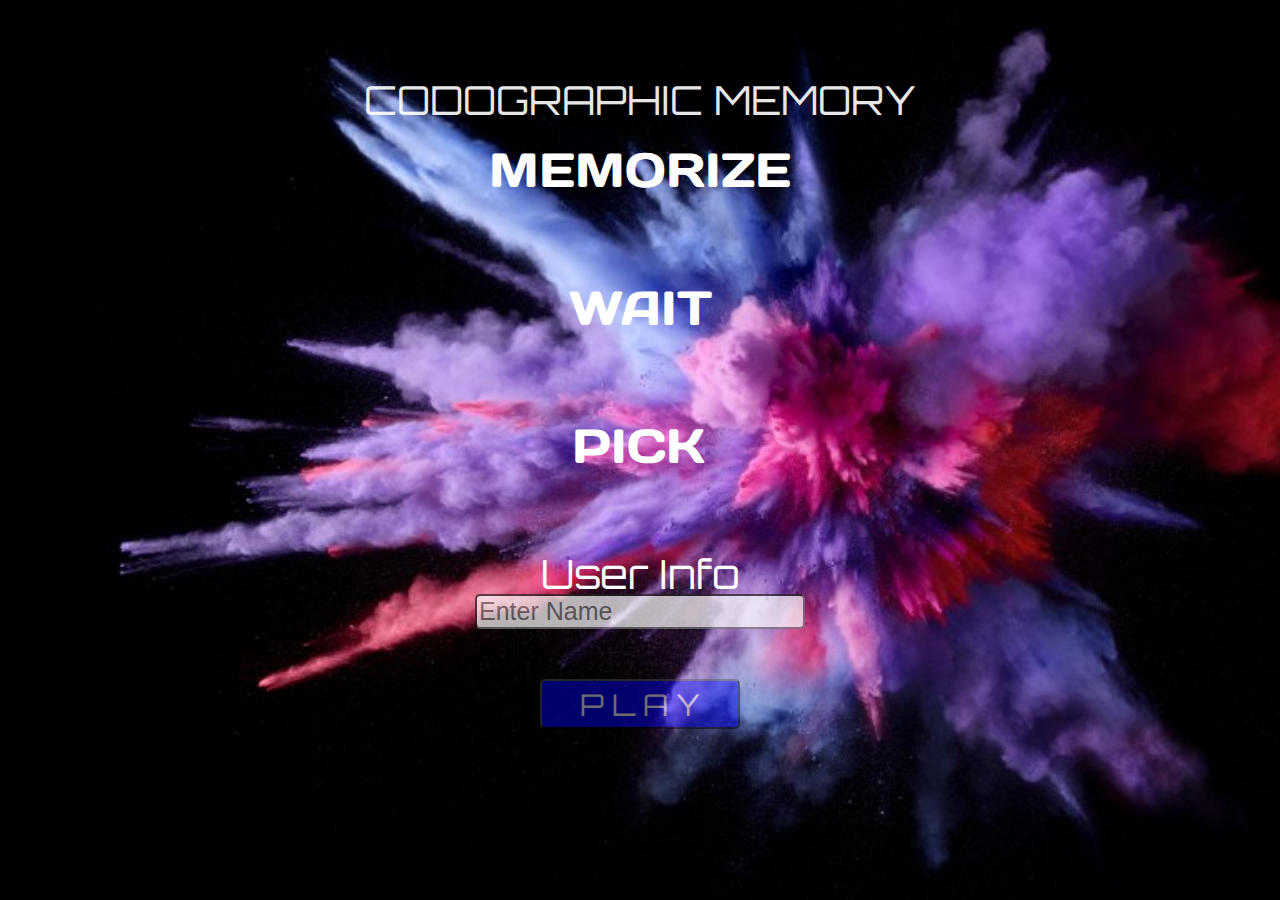
<file: index.html>
<head>
  <meta charset="utf-8">
  <link rel="stylesheet" href="style.css">
  <link href="https://fonts.googleapis.com/css?family=Orbitron" rel="stylesheet">
  <link href="https://fonts.googleapis.com/css?family=Days+One|Orbitron" rel="stylesheet">
  <title>Codographic Memory</title>
</head>

<body>
        <header>
              <h2>CODOGRAPHIC MEMORY</h2>
        </header>
  <button class="button" type="button" data-hover="Memorize the cards" data-active="I'M ACTIVE"><span>MEMORIZE</span></button>
  <button class="button" type="button" data-hover="Wait For Shuffle" data-active="I'M ACTIVE"><span>WAIT</span></button>
  <button class="button" type="button" data-hover="Pick the DIFFERENT card" data-active="I'M ACTIVE"><span>PICK</span></button>

  <!-- <audio src="Quirky-Puzzle-Game-Menu.mp3" controls></audio> -->
  <embed
  src="Insert-Quarter.mp3"
  loop="false"
  autostart="false"
  hidden="true"
  mastersound>

  <h3>User Info</h3>

        <div class="container">
            <form id="theForm">
              <fieldset>
               <label for="name"></label>
                 <input
                 name="name" type="text" placeholder="Enter Name" >
                 <button id="play"><a href="page2.html">P L A Y</a></button>
              </fieldset>
           </form>
        </div>

<script src="page1JS.js"></script>
</body>
</html>
</file>
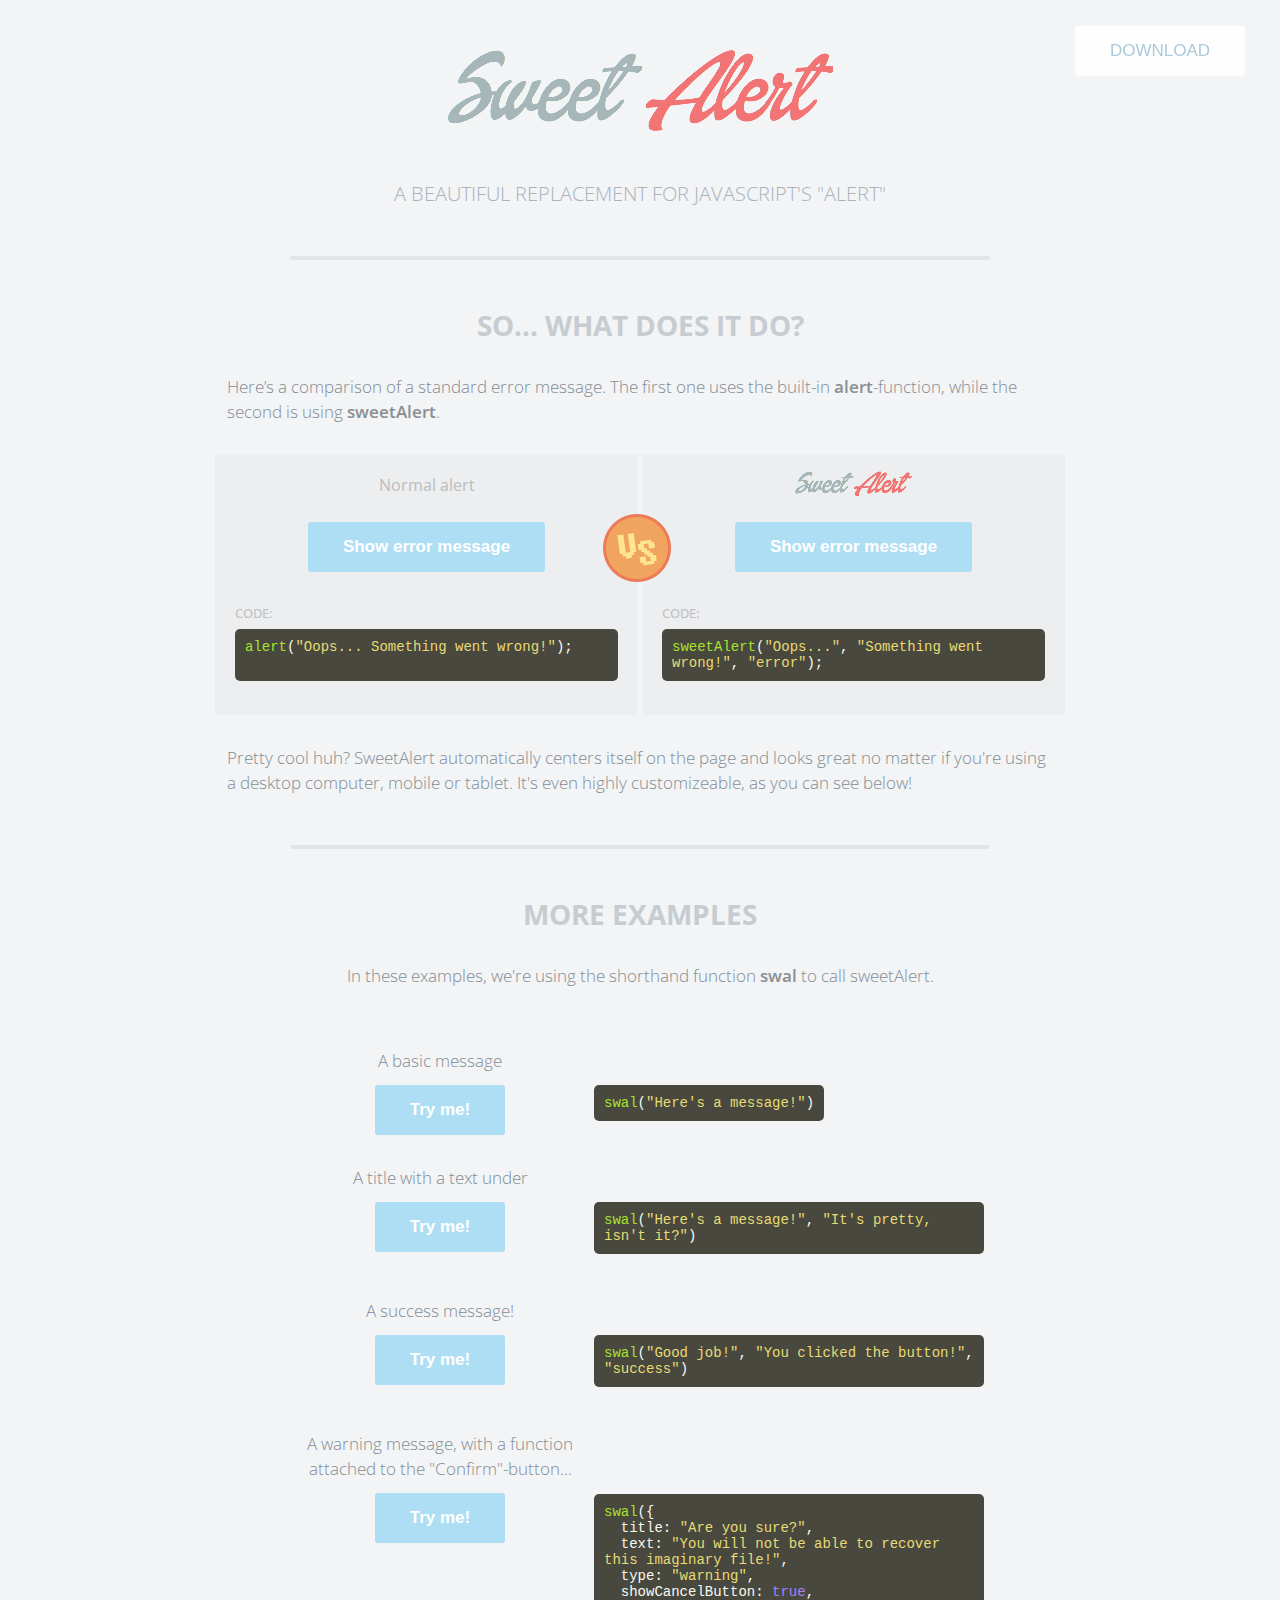
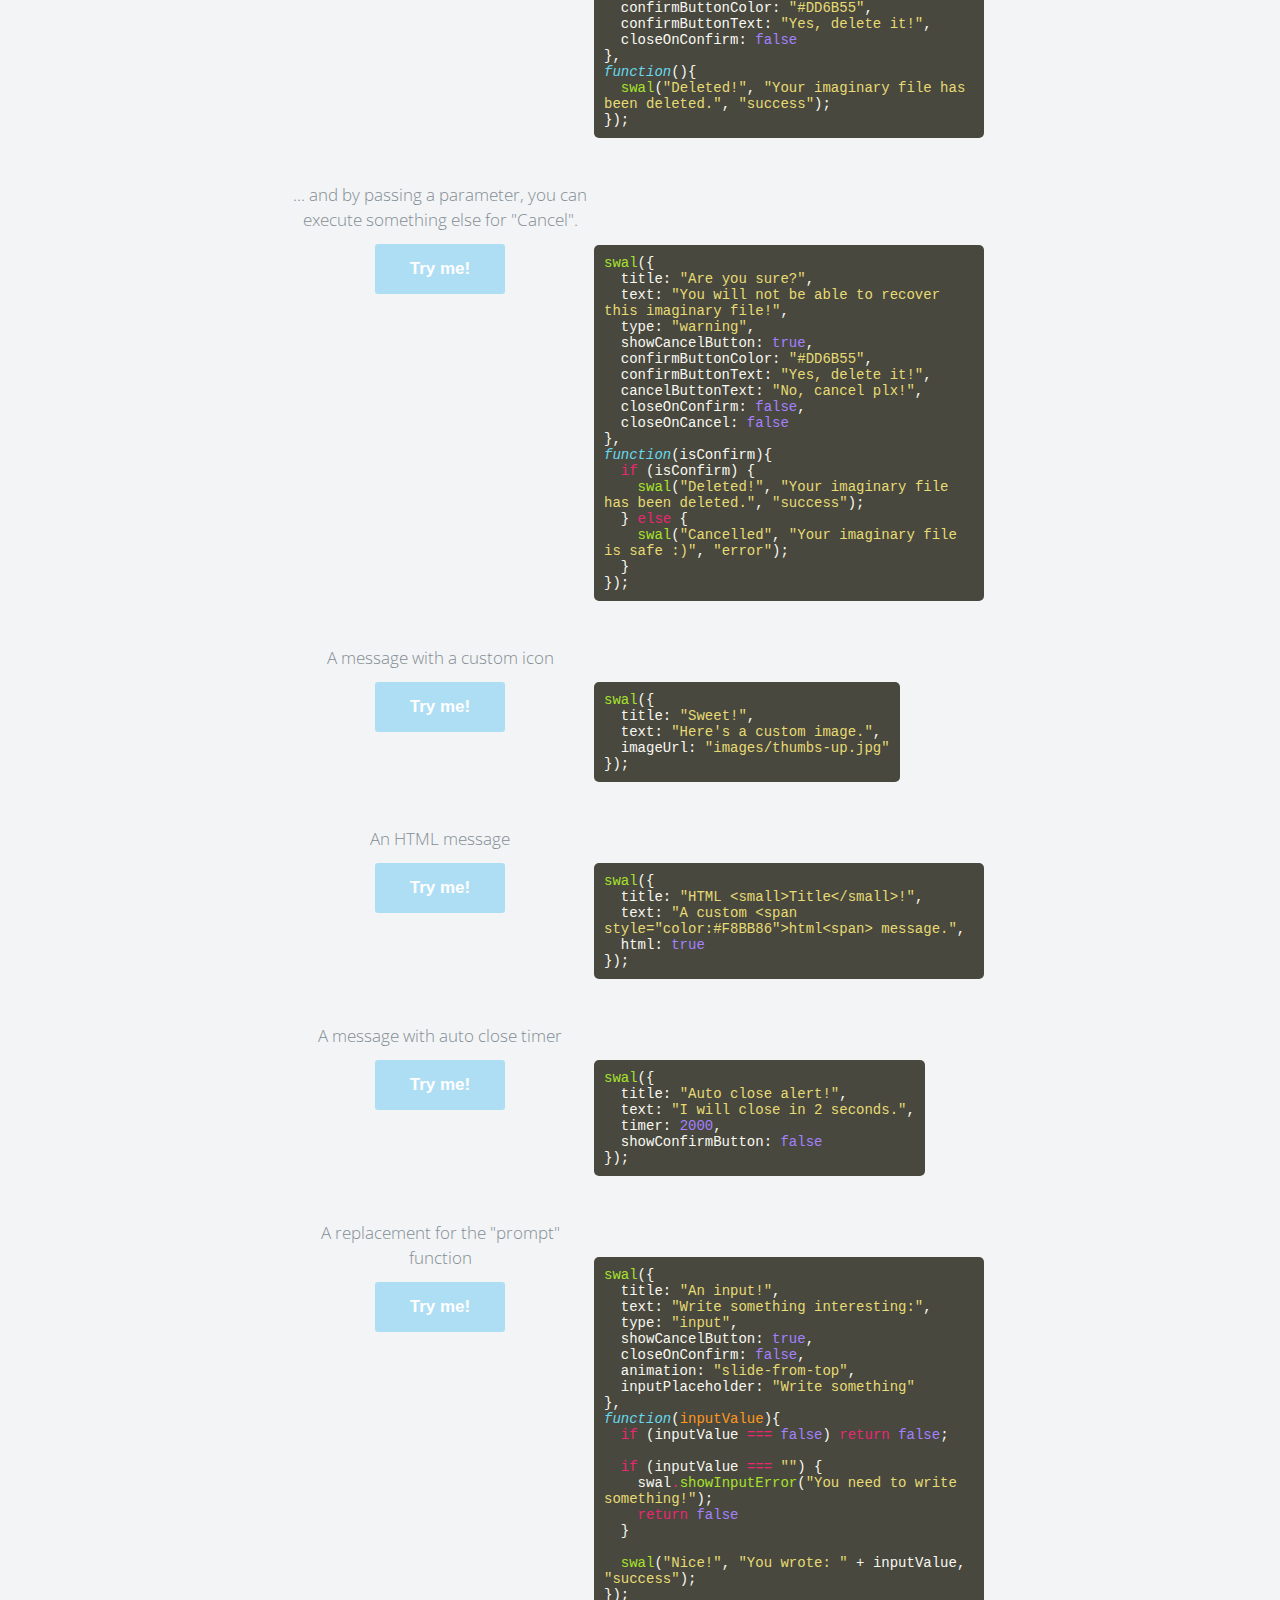
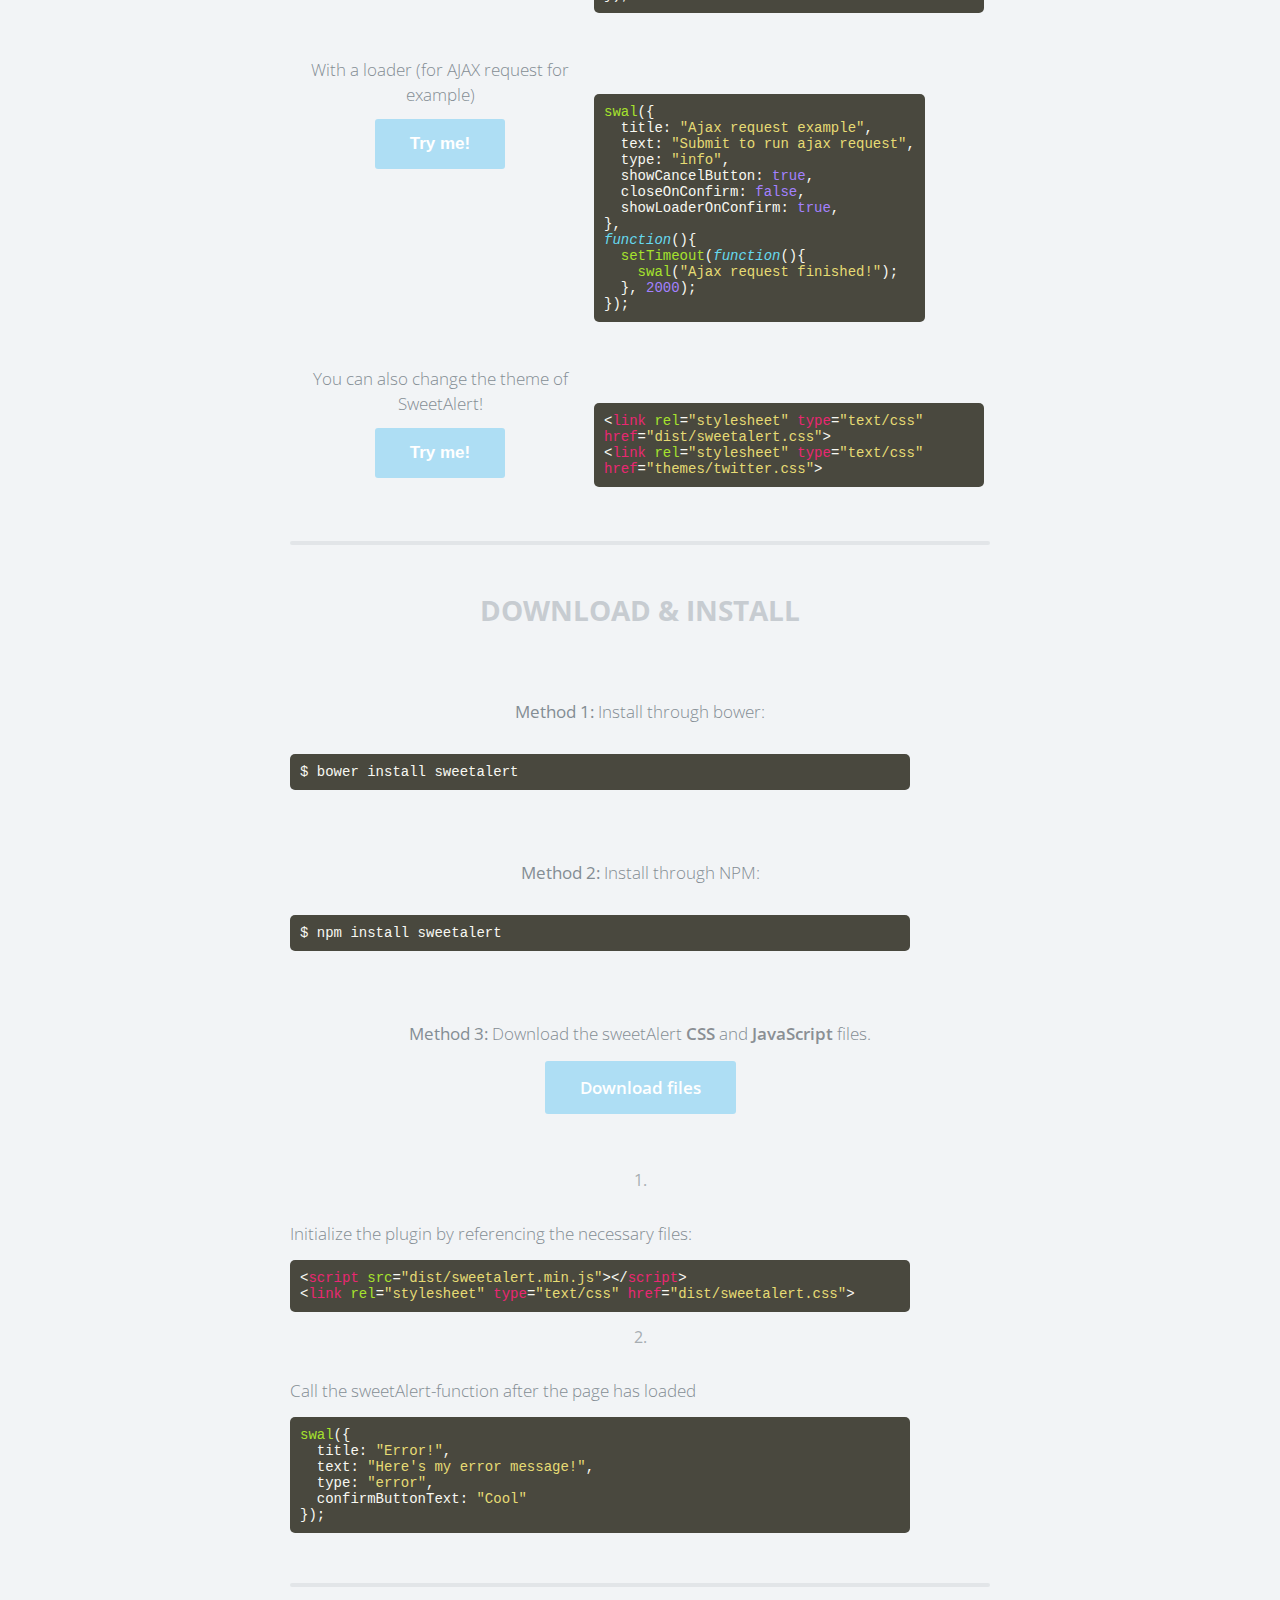
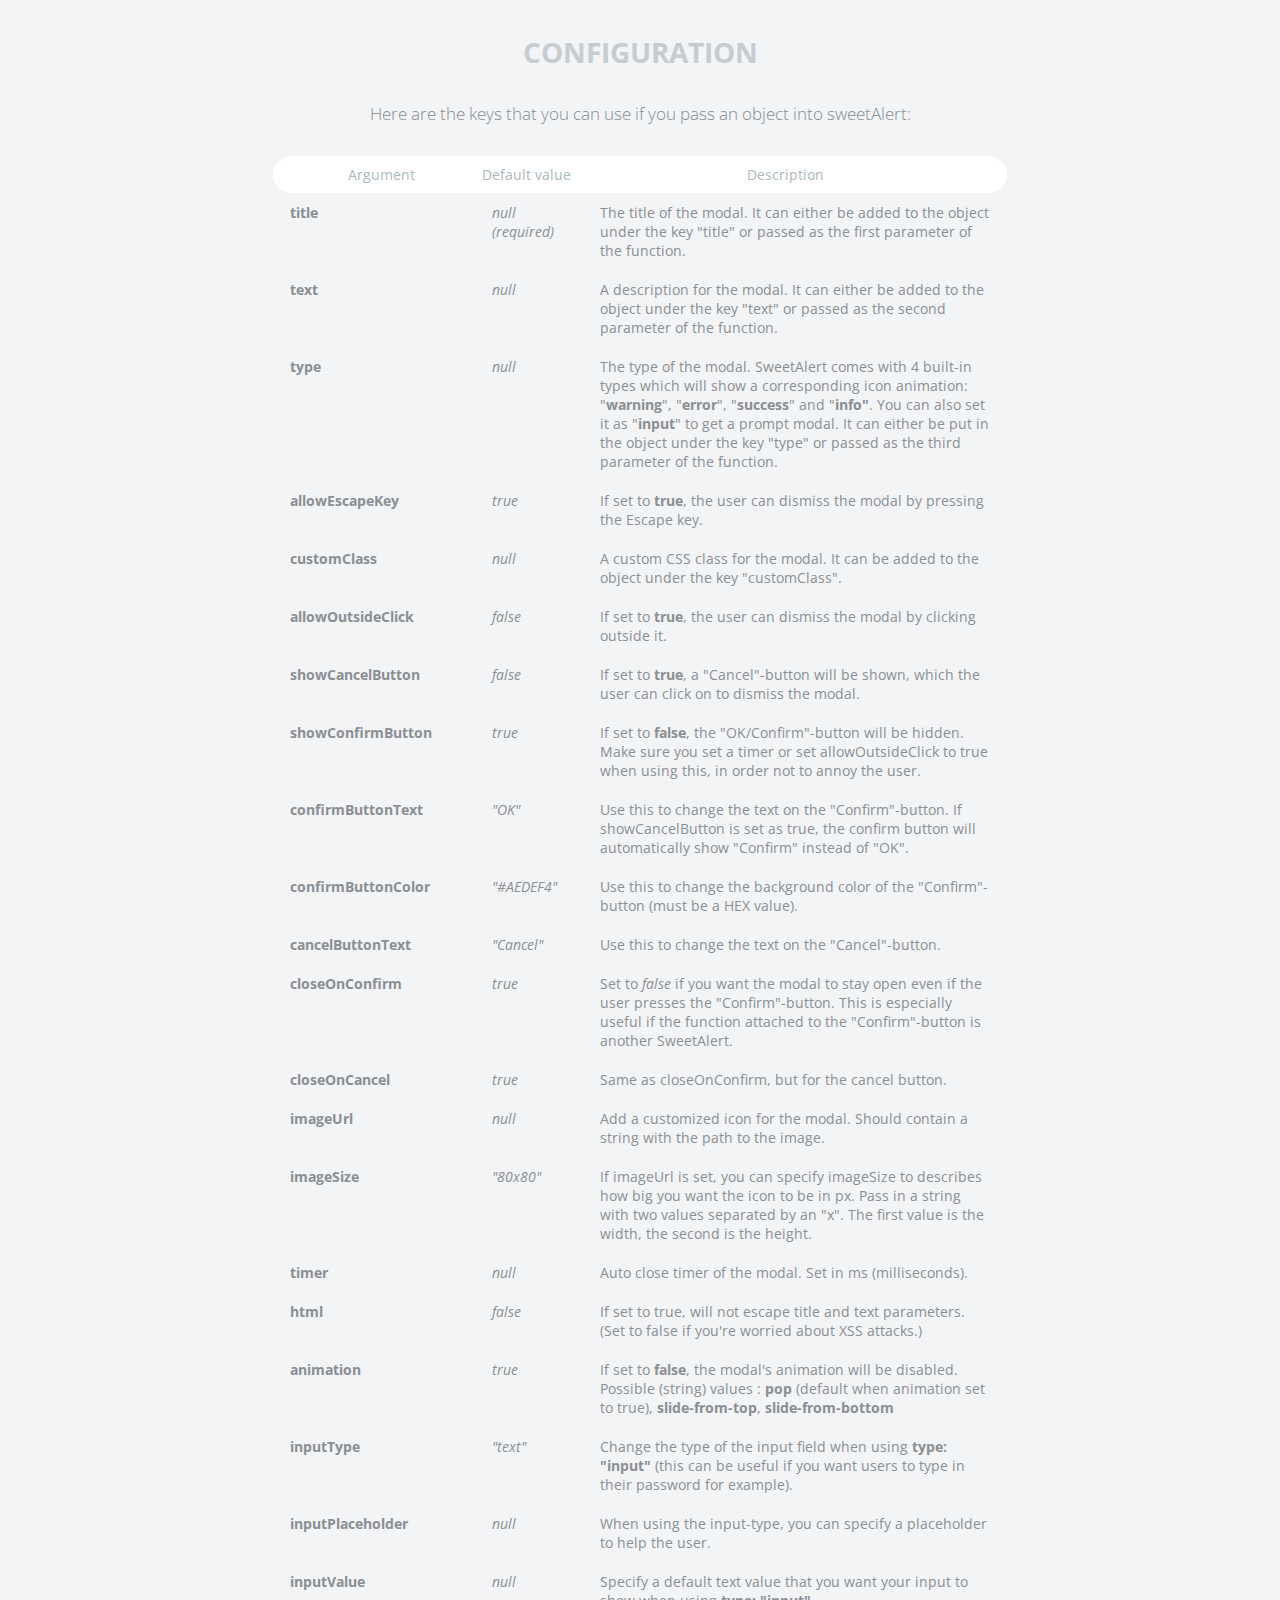
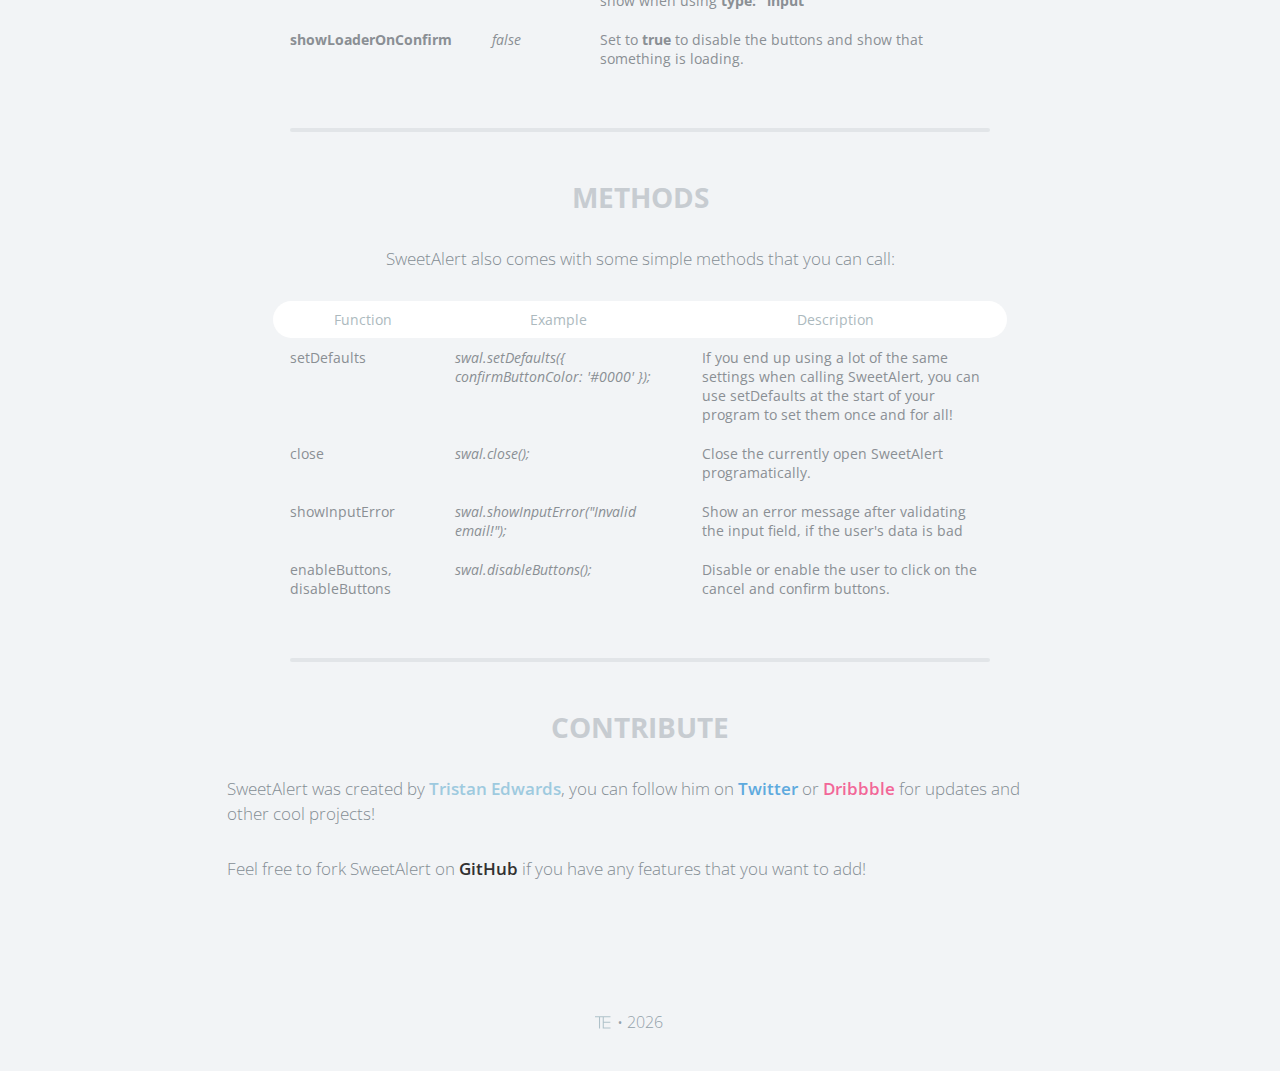
<file: sweetalert/index.html>
<!doctype html>

<html>

<head>
  <meta charset="utf-8">
  <meta name="viewport" content="width=device-width, initial-scale=1, maximum-scale=1, user-scalable=0" />
  <title>SweetAlert</title>

  <link rel="stylesheet" href="example/example.css">
  <script src="https://code.jquery.com/jquery-2.1.3.min.js"></script>

  <!-- This is what you need -->
  <script src="dist/sweetalert-dev.js"></script>
  <link rel="stylesheet" href="dist/sweetalert.css">
  <!--.......................-->

</head>

<body>

<h1>Sweet Alert</h1>
<h2>A beautiful replacement for JavaScript's "Alert"</h2>
<button class="download">Download</button>

<!-- What does it do? -->
<h3>So... What does it do?</h3>
<p>Here’s a comparison of a standard error message. The first one uses the built-in <strong>alert</strong>-function, while the second is using <strong>sweetAlert</strong>.</p>

<div class="showcase normal">
	<h4>Normal alert</h4>
	<button>Show error message</button>

	<h5>Code:</h5>
	<pre><span class="attr">alert</span>(<span class="str">"Oops... Something went wrong!"</span>);

	</pre>

	<div class="vs-icon"></div>
</div>

<div class="showcase sweet">
	<h4>Sweet Alert</h4>
	<button>Show error message</button>

	<h5>Code:</h5>
	<pre><span class="attr">sweetAlert</span>(<span class="str">"Oops..."</span>, <span class="str">"Something went wrong!"</span>, <span class="str">"error"</span>);</pre>
</div>

<p>Pretty cool huh? SweetAlert automatically centers itself on the page and looks great no matter if you're using a desktop computer, mobile or tablet. It's even highly customizeable, as you can see below!</p>


<!-- Examples -->
<h3>More examples</h3>

<p class="center">In these examples, we're using the shorthand function <strong>swal</strong> to call sweetAlert.</p>

<ul class="examples">

	<li class="message">
		<div class="ui">
			<p>A basic message</p>
			<button>Try me!</button>
		</div>
		<pre><span class="attr">swal</span>(<span class="str">"Here's a message!"</span>)</pre>
	</li>

	<li class="title-text">
		<div class="ui">
			<p>A title with a text under</p>
			<button>Try me!</button>
		</div>
		<pre><span class="attr">swal</span>(<span class="str">"Here's a message!"</span>, <span class="str">"It's pretty, isn't it?"</span>)</pre>
	</li>

	<li class="success">
		<div class="ui">
			<p>A success message!</p>
			<button>Try me!</button>
		</div>
		<pre><span class="attr">swal</span>(<span class="str">"Good job!"</span>, <span class="str">"You clicked the button!"</span>, <span class="str">"success"</span>)</pre>
	</li>

	<li class="warning confirm">
		<div class="ui">
			<p>A warning message, with a function attached to the "Confirm"-button...</p>
			<button>Try me!</button>
		</div>
		<pre><span class="attr">swal</span>({
&nbsp;&nbsp;title: <span class="str">"Are you sure?"</span>,
&nbsp;&nbsp;text: <span class="str">"You will not be able to recover this imaginary file!"</span>,
&nbsp;&nbsp;type: <span class="str">"warning"</span>,
&nbsp;&nbsp;showCancelButton: <span class="val">true</span>,
&nbsp;&nbsp;confirmButtonColor: <span class="str">"#DD6B55"</span>,
&nbsp;&nbsp;confirmButtonText: <span class="str">"Yes, delete it!"</span>,
&nbsp;&nbsp;closeOnConfirm: <span class="val">false</span>
},
<span class="func"><i>function</i></span>(){
&nbsp;&nbsp;<span class="attr">swal</span>(<span class="str">"Deleted!"</span>, <span class="str">"Your imaginary file has been deleted."</span>, <span class="str">"success"</span>);
});</pre>
	</li>

	<li class="warning cancel">
		<div class="ui">
			<p>... and by passing a parameter, you can execute something else for "Cancel".</p>
			<button>Try me!</button>
		</div>
		<pre><span class="attr">swal</span>({
&nbsp;&nbsp;title: <span class="str">"Are you sure?"</span>,
&nbsp;&nbsp;text: <span class="str">"You will not be able to recover this imaginary file!"</span>,
&nbsp;&nbsp;type: <span class="str">"warning"</span>,
&nbsp;&nbsp;showCancelButton: <span class="val">true</span>,
&nbsp;&nbsp;confirmButtonColor: <span class="str">"#DD6B55"</span>,
&nbsp;&nbsp;confirmButtonText: <span class="str">"Yes, delete it!"</span>,
&nbsp;&nbsp;cancelButtonText: <span class="str">"No, cancel plx!"</span>,
&nbsp;&nbsp;closeOnConfirm: <span class="val">false</span>,
&nbsp;&nbsp;closeOnCancel: <span class="val">false</span>
},
<span class="func"><i>function</i></span>(isConfirm){
&nbsp;&nbsp;<span class="tag">if</span> (isConfirm) {
&nbsp;&nbsp;&nbsp;&nbsp;<span class="attr">swal</span>(<span class="str">"Deleted!"</span>, <span class="str">"Your imaginary file has been deleted."</span>, <span class="str">"success"</span>);
&nbsp;&nbsp;} <span class="tag">else</span> {
	&nbsp;&nbsp;&nbsp;&nbsp;<span class="attr">swal</span>(<span class="str">"Cancelled"</span>, <span class="str">"Your imaginary file is safe :)"</span>, <span class="str">"error"</span>);
&nbsp;&nbsp;}
});</pre>
	</li>

	<li class="custom-icon">
		<div class="ui">
			<p>A message with a custom icon</p>
			<button>Try me!</button>
		</div>
		<pre><span class="attr">swal</span>({
&nbsp;&nbsp;title: <span class="str">"Sweet!"</span>,
&nbsp;&nbsp;text: <span class="str">"Here's a custom image."</span>,
&nbsp;&nbsp;imageUrl: <span class="str">"images/thumbs-up.jpg"</span>
});</pre>
	</li>

	<li class="message-html">
		<div class="ui">
			<p>An HTML message</p>
			<button>Try me!</button>
		</div>
		<pre><span class="attr">swal</span>({
&nbsp;&nbsp;title: <span class="str">"HTML &lt;small&gt;Title&lt;/small&gt;!"</span>,
&nbsp;&nbsp;text: <span class="str">"A custom &lt;span style="color:#F8BB86"&gt;html&lt;span&gt; message."</span>,
&nbsp;&nbsp;html: <span class="val">true</span>
});</pre>
	</li>

	<li class="timer">
		<div class="ui">
			<p>A message with auto close timer</p>
			<button>Try me!</button>
		</div>
		<pre><span class="attr">swal</span>({
&nbsp;&nbsp;title: <span class="str">"Auto close alert!"</span>,
&nbsp;&nbsp;text: <span class="str">"I will close in 2 seconds."</span>,
&nbsp;&nbsp;timer: <span class="val">2000</span>,
&nbsp;&nbsp;showConfirmButton: <span class="val">false</span>
});</pre>
	</li>


	<li class="input">
		<div class="ui">
			<p>A replacement for the "prompt" function</p>
			<button>Try me!</button>
		</div>
		<pre><span class="attr">swal</span>({
&nbsp;&nbsp;title: <span class="str">"An input!"</span>,
&nbsp;&nbsp;text: <span class="str">"Write something interesting:"</span>,
&nbsp;&nbsp;type: <span class="str">"input"</span>,
&nbsp;&nbsp;showCancelButton: <span class="val">true</span>,
&nbsp;&nbsp;closeOnConfirm: <span class="val">false</span>,
&nbsp;&nbsp;animation: <span class="str">"slide-from-top"</span>,
&nbsp;&nbsp;inputPlaceholder: <span class="str">"Write something"</span>
},
<span class="func"><i>function</i></span>(<span class="arg">inputValue</span>){
&nbsp;&nbsp;<span class="tag">if</span> (inputValue <span class="tag">===</span> <span class="val">false</span>) <span class="tag">return</span> <span class="val">false</span>;
&nbsp;&nbsp;
&nbsp;&nbsp;<span class="tag">if</span> (inputValue <span class="tag">===</span> <span class="str">""</span>) {
&nbsp;&nbsp;&nbsp;&nbsp;swal<span class="tag">.</span><span class="attr">showInputError</span>(<span class="str">"You need to write something!"</span>);
&nbsp;&nbsp;&nbsp;&nbsp;<span class="tag">return</span> <span class="val">false</span>
&nbsp;&nbsp;}
&nbsp;&nbsp;
&nbsp;&nbsp;<span class="attr">swal</span>(<span class="str">"Nice!"</span>, <span class="str">"You wrote: "</span> + inputValue, <span class="str">"success"</span>);
});</pre>
	</li>

  <li class="ajax">
    <div class="ui">
			<p>With a loader (for AJAX request for example)</p>
			<button>Try me!</button>
		</div>
		<pre><span class="attr">swal</span>({
&nbsp;&nbsp;title: <span class="str">"Ajax request example"</span>,
&nbsp;&nbsp;text: <span class="str">"Submit to run ajax request"</span>,
&nbsp;&nbsp;type: <span class="str">"info"</span>,
&nbsp;&nbsp;showCancelButton: <span class="val">true</span>,
&nbsp;&nbsp;closeOnConfirm: <span class="val">false</span>,
&nbsp;&nbsp;showLoaderOnConfirm: <span class="val">true</span>,
},
<span class="func"><i>function</i></span>(){
&nbsp;&nbsp;<span class="attr">setTimeout</span>(<span class="func"><i>function</i></span>(){
&nbsp;&nbsp;&nbsp;&nbsp;<span class="attr">swal</span>(<span class="str">"Ajax request finished!"</span>);
&nbsp;&nbsp;}, <span class="val">2000</span>);
});</pre>
	</li>

	<li class="theme">
		<div class="ui">
			<p>You can also change the theme of SweetAlert!</p>
			<button>Try me!</button>
		</div>
		<pre>&lt;<span class="tag">link</span> <span class="attr">rel</span>=<span class="str">"stylesheet"</span> <span class="tag">type</span>=<span class="str">"text/css"</span> <span class="tag">href</span>=<span class="str">"dist/sweetalert.css"</span>&gt;
			&lt;<span class="tag">link</span> <span class="attr">rel</span>=<span class="str">"stylesheet"</span> <span class="tag">type</span>=<span class="str">"text/css"</span> <span class="tag">href</span>=<span class="str">"themes/twitter.css"</span>&gt;</pre>
	</li>

</ul>


<!-- Download & Install -->
<h3 id="download-section">Download & install</h3>

<div class="center-container">
	<p class="center"><b>Method 1:</b> Install through bower:</p>
	<pre class="center">$ bower install sweetalert</pre>
</div>

<div class="center-container">
	<p class="center"><b>Method 2:</b> Install through NPM:</p>
	<pre class="center">$ npm install sweetalert</pre>
</div>

<p class="center"><b>Method 3:</b> Download the sweetAlert <strong>CSS</strong> and <strong>JavaScript</strong> files.</p>

<a class="button" href="https://github.com/t4t5/sweetalert/archive/master.zip" download>Download files</a>

<ol>
	<li>
		<p>Initialize the plugin by referencing the necessary files:</p>
		<pre>&lt;<span class="tag">script</span> <span class="attr">src</span>=<span class="str">"dist/sweetalert.min.js"</span>&gt;&lt;/<span class="tag">script</span>&gt;
&lt;<span class="tag">link</span> <span class="attr">rel</span>=<span class="str">"stylesheet"</span> <span class="tag">type</span>=<span class="str">"text/css"</span> <span class="tag">href</span>=<span class="str">"dist/sweetalert.css"</span>&gt;</pre>
	</li>

	<li>
		<p>Call the sweetAlert-function after the page has loaded</p>
		<pre><span class="attr">swal</span>({
&nbsp;&nbsp;title: <span class="str">"Error!"</span>,
&nbsp;&nbsp;text: <span class="str">"Here's my error message!"</span>,
&nbsp;&nbsp;type: <span class="str">"error"</span>,
&nbsp;&nbsp;confirmButtonText: <span class="str">"Cool"</span>
});
</pre>
	</li>
</ol>



<!-- Configuration -->
<h3>Configuration</h3>

<p class="center">Here are the keys that you can use if you pass an object into sweetAlert:</p>

<table>
	<tr class="titles">
		<th>
			<div class="border-left"></div>
			Argument
		</th>
		<th>Default value</th>
		<th>
			<div class="border-right"></div>
			Description
		</th>
	</tr>
	<tr>
		<td><b>title</b></td>
		<td><i>null (required)</i></td>
		<td>The title of the modal. It can either be added to the object under the key "title" or passed as the first parameter of the function.</td>
	</tr>
	<tr>
		<td><b>text</b></td>
		<td><i>null</i></td>
		<td>A description for the modal. It can either be added to the object under the key "text" or passed as the second parameter of the function.</td>
	</tr>
	<tr>
		<td><b>type</b></td>
		<td><i>null</i></td>
		<td>The type of the modal. SweetAlert comes with 4 built-in types which will show a corresponding icon animation: "<strong>warning</strong>", "<strong>error</strong>", "<strong>success</strong>" and "<strong>info"</strong>. You can also set it as "<strong>input</strong>" to get a prompt modal. It can either be put in the object under the key "type" or passed as the third parameter of the function.</td>
	</tr>
    <tr>
      <td><b>allowEscapeKey</b></td>
      <td><i>true</i></td>
      <td>If set to <strong>true</strong>, the user can dismiss the modal by pressing the Escape key.</td>
    </tr>
	<tr>
		<td><b>customClass</b></td>
		<td><i>null</i></td>
		<td>A custom CSS class for the modal. It can be added to the object under the key "customClass".</td>
	</tr>
	<tr>
		<td><b>allowOutsideClick</b></td>
		<td><i>false</i></td>
		<td>If set to <strong>true</strong>, the user can dismiss the modal by clicking outside it.</td>
	</tr>
	<tr>
		<td><b>showCancelButton</b></td>
		<td><i>false</i></td>
		<td>If set to <strong>true</strong>, a "Cancel"-button will be shown, which the user can click on to dismiss the modal.</td>
	</tr>
	<tr>
		<td><b>showConfirmButton</b></td>
		<td><i>true</i></td>
		<td>If set to <strong>false</strong>, the "OK/Confirm"-button will be hidden. Make sure you set a timer or set allowOutsideClick to true when using this, in order not to annoy the user.</td>
	</tr>
	<tr>
		<td><b>confirmButtonText</b></td>
		<td><i>"OK"</i></td>
		<td>Use this to change the text on the "Confirm"-button. If showCancelButton is set as true, the confirm button will automatically show "Confirm" instead of "OK".</td>
	</tr>
	<tr>
		<td><b>confirmButtonColor</b></td>
		<td><i>"#AEDEF4"</i></td>
		<td>Use this to change the background color of the "Confirm"-button (must be a HEX value).</td>
	</tr>
	<tr>
		<td><b>cancelButtonText</b></td>
		<td><i>"Cancel"</i></td>
		<td>Use this to change the text on the "Cancel"-button.</td>
	</tr>
	<tr>
		<td><b>closeOnConfirm</b></td>
		<td><i>true</i></td>
		<td>Set to <i>false</i> if you want the modal to stay open even if the user presses the "Confirm"-button. This is especially useful if the function attached to the "Confirm"-button is another SweetAlert.</td>
	</tr>
	<tr>
		<td><b>closeOnCancel</b></td>
		<td><i>true</i></td>
		<td>Same as closeOnConfirm, but for the cancel button.</td>
	</tr>
	<tr>
		<td><b>imageUrl</b></td>
		<td><i>null</i></td>
		<td>Add a customized icon for the modal. Should contain a string with the path to the image.</td>
	</tr>
	<tr>
		<td><b>imageSize</b></td>
		<td><i>"80x80"</i></td>
		<td>If imageUrl is set, you can specify imageSize to describes how big you want the icon to be in px. Pass in a string with two values separated by an "x". The first value is the width, the second is the height.</td>
	</tr>
	<tr>
		<td><b>timer</b></td>
		<td><i>null</i></td>
		<td>Auto close timer of the modal. Set in ms (milliseconds).</td>
	</tr>
	<tr>
		<td><b>html</b></td>
		<td><i>false</i></td>
		<td>If set to true, will not escape title and text parameters. (Set to false if you're worried about XSS attacks.)</td>
	</tr>
	<tr>
		<td><b>animation</b></td>
		<td><i>true</i></td>
		<td>If set to <strong>false</strong>, the modal's animation will be disabled. Possible (string) values : <strong>pop</strong> (default when animation set to true), <strong>slide-from-top</strong>, <strong>slide-from-bottom</strong></td>
	</tr>
	<tr>
		<td><b>inputType</b></td>
		<td><i>"text"</i></td>
		<td>Change the type of the input field when using <strong>type: "input"</strong> (this can be useful if you want users to type in their password for example).</td>
	</tr>
	<tr>
		<td><b>inputPlaceholder</b></td>
		<td><i>null</i></td>
		<td>When using the input-type, you can specify a placeholder to help the user.</td>
	</tr>
	<tr>
		<td><b>inputValue</b></td>
		<td><i>null</i></td>
		<td>Specify a default text value that you want your input to show when using <strong>type: "input"</strong></td>
	</tr>
	<tr>
		<td><b>showLoaderOnConfirm</b></td>
		<td><i>false</i></td>
    <td>Set to <strong>true</strong> to disable the buttons and show that something is loading.</td>
	</tr>
</table>


<!-- Methods -->
<h3>Methods</h3>

<p class="center">SweetAlert also comes with some simple methods that you can call:</p>

<table>
	<tr class="titles">
		<th>
			<div class="border-left"></div>
			Function
		</th>
		<th>Example</th>
		<th>
			<div class="border-right"></div>
			Description
		</th>
	</tr>
	<tr>
		<td>setDefaults</td>
		<td><i>swal.setDefaults({ confirmButtonColor: '#0000' });</i></td>
		<td>If you end up using a lot of the same settings when calling SweetAlert, you can use setDefaults at the start of your program to set them once and for all!</td>
	</tr>
	<tr>
		<td>close</td>
		<td><i>swal.close();</i></td>
		<td>Close the currently open SweetAlert programatically.</td>
	</tr>
	<tr>
		<td>showInputError</td>
		<td><i>swal.showInputError("Invalid email!");</i></td>
		<td>Show an error message after validating the input field, if the user's data is bad</td>
	</tr>
	<tr>
		<td>enableButtons, disableButtons</td>
		<td><i>swal.disableButtons();</i></td>
		<td>Disable or enable the user to click on the cancel and confirm buttons.</td>
	</tr>
</table>



<!-- Contribute -->
<h3>Contribute</h3>
<p>SweetAlert was created by <a href="http://tristanedwards.me" target="_blank">Tristan Edwards</a>, you can follow him on <a href="https://twitter.com/t4t5" target="_blank" class="twitter">Twitter</a> or <a href="https://dribbble.com/tristanedwards" target="_blank" class="dribbble">Dribbble</a> for updates and other cool projects!</p>
<p>Feel free to fork SweetAlert on <a href="https://github.com/t4t5/sweetalert" class="github">GitHub</a> if you have any features that you want to add!</p>


<footer>
	<span class="te-logo">TE</span> • <script>document.write(new Date().getFullYear())</script>
</footer>


<script>

document.querySelector('button.download').onclick = function(){
	$("html, body").animate({ scrollTop: $("#download-section").offset().top }, 1000);
};

document.querySelector('.showcase.normal button').onclick = function(){
	alert("Oops... Something went wrong!");
};

document.querySelector('.showcase.sweet button').onclick = function(){
	swal("Oops...", "Something went wrong!", "error");
};

document.querySelector('ul.examples li.message button').onclick = function(){
	swal("Here's a message!");
};

document.querySelector('ul.examples li.timer button').onclick = function(){
	swal({
		title: "Auto close alert!",
		text: "I will close in 2 seconds.",
		timer: 2000,
		showConfirmButton: false
	});
};

document.querySelector('ul.examples li.title-text button').onclick = function(){
	swal("Here's a message!", "It's pretty, isn't it?");
};

document.querySelector('ul.examples li.success button').onclick = function(){
	swal("Good job!", "You clicked the button!", "success");
};

document.querySelector('ul.examples li.warning.confirm button').onclick = function(){
	swal({
		title: "Are you sure?",
		text: "You will not be able to recover this imaginary file!",
		type: "warning",
		showCancelButton: true,
		confirmButtonColor: '#DD6B55',
		confirmButtonText: 'Yes, delete it!',
		closeOnConfirm: false
	},
	function(){
		swal("Deleted!", "Your imaginary file has been deleted!", "success");
	});
};

document.querySelector('ul.examples li.warning.cancel button').onclick = function(){
	swal({
		title: "Are you sure?",
		text: "You will not be able to recover this imaginary file!",
		type: "warning",
		showCancelButton: true,
		confirmButtonColor: '#DD6B55',
		confirmButtonText: 'Yes, delete it!',
		cancelButtonText: "No, cancel plx!",
		closeOnConfirm: false,
		closeOnCancel: false
	},
	function(isConfirm){
    if (isConfirm){
      swal("Deleted!", "Your imaginary file has been deleted!", "success");
    } else {
      swal("Cancelled", "Your imaginary file is safe :)", "error");
    }
	});
};

document.querySelector('ul.examples li.custom-icon button').onclick = function(){
	swal({
		title: "Sweet!",
		text: "Here's a custom image.",
		imageUrl: 'example/images/thumbs-up.jpg'
	});
};

document.querySelector('ul.examples li.message-html button').onclick = function(){
	swal({
		title: "HTML <small>Title</small>!",
		text: 'A custom <span style="color:#F8BB86">html</span> message.',
		html: true
	});
};

document.querySelector('ul.examples li.input button').onclick = function(){
	swal({
		title: "An input!",
		text: 'Write something interesting:',
		type: 'input',
		showCancelButton: true,
		closeOnConfirm: false,
		animation: "slide-from-top",
		inputPlaceholder: "Write something",
	},
	function(inputValue){
		if (inputValue === false) return false;

		if (inputValue === "") {
			swal.showInputError("You need to write something!");
			return false;
		}
    
		swal("Nice!", 'You wrote: ' + inputValue, "success");

	});
};

document.querySelector('ul.examples li.theme button').onclick = function() {
	swal({
		title: "Themes!",
		text: "Here's the Twitter theme for SweetAlert!",
		confirmButtonText: "Cool!",
		customClass: 'twitter'
	});
};

document.querySelector('ul.examples li.ajax button').onclick = function() {
  swal({
    title: 'Ajax request example',
    text: 'Submit to run ajax request',
    type: 'info',
    showCancelButton: true,
    closeOnConfirm: false,
    showLoaderOnConfirm: true,
  }, function(){
    setTimeout(function() {
      swal('Ajax request finished!');
    }, 2000);
  });
};

</script>



</body>

</html>
</file>
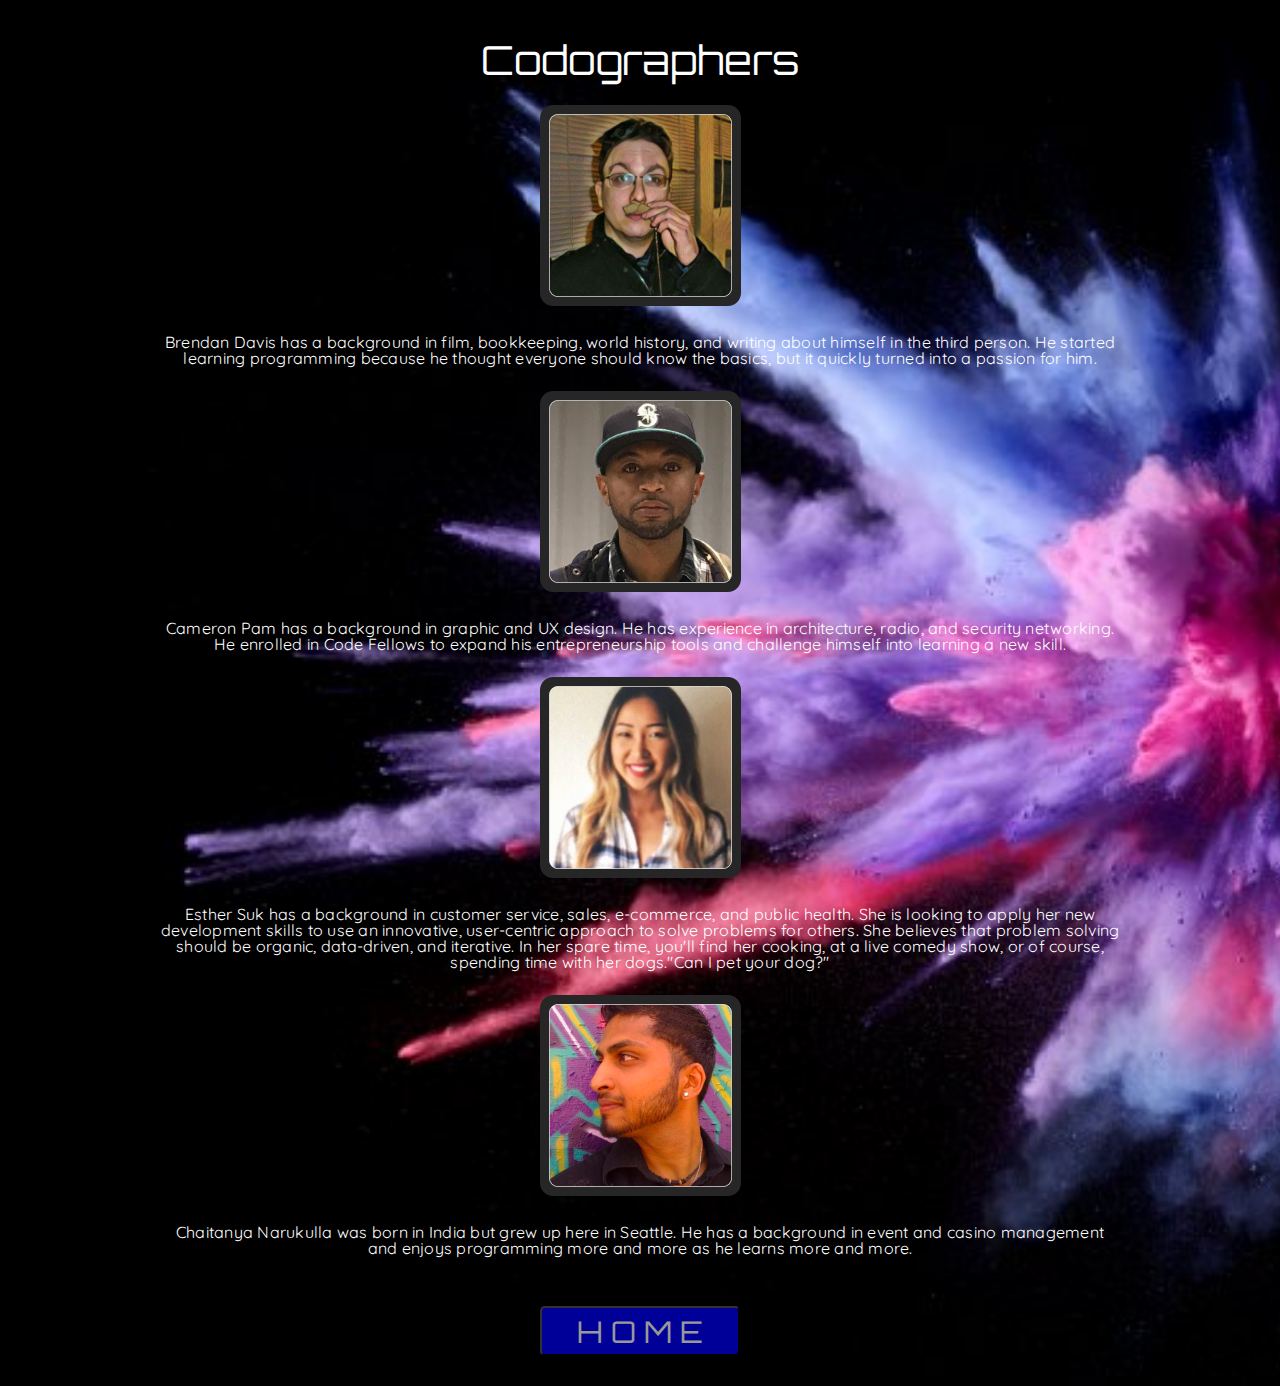
<file: AboutMe.html>
<!DOCTYPE html>
<html>
  <head>
    <meta charset="utf-8">
      <link rel="stylesheet" href="style.css">
      <link href="https://fonts.googleapis.com/css?family=Orbitron" rel="stylesheet">
      <link href="https://fonts.googleapis.com/css?family=Quicksand" rel="stylesheet">
      <title>Codographers</title>
  </head>

  <body>
    <h2>Codographers</h2>
  <div id="profile">
     <img class="textwrap"src="game-cards/team/brendan.png">
       <p class="textwr">Brendan Davis has a background in film, bookkeeping, world history, and writing about himself in the third person. He started learning programming because he thought everyone should know the basics, but it quickly turned into a passion for him.</p>

       <img  class="textwrap"src="game-cards/team/cam.png">
       <p class="tectwr">Cameron Pam has a background in graphic and UX design. He has experience in architecture, radio, and security networking. He enrolled in Code Fellows to expand his entrepreneurship tools and challenge himself into learning a new skill.</p>

     <img class="textwrap"src="game-cards/team/esther.png">
     <p class="textwr">Esther Suk has a background in customer service, sales, e-commerce, and public health. She is looking to apply her new development skills to use an innovative, user-centric approach to solve problems for others. She believes that problem solving should be organic, data-driven, and iterative. In her spare time, you'll find her cooking, at a live comedy show, or of course, spending time with her dogs."Can I pet your dog?"</p>

     <img class="textwrap"src="game-cards/team/chai.png">
     <p class="textwr">Chaitanya Narukulla was born in India but grew up here in Seattle. He has a background in event and casino management and enjoys programming  more and more as he learns more and more.</p>
  </div>
  <button id="home"><a href="page1.html">H O M E</a></button>

  <!-- <button id="home"><a href="index.html">HOME</a></button> -->
  </body>
</html>
</file>
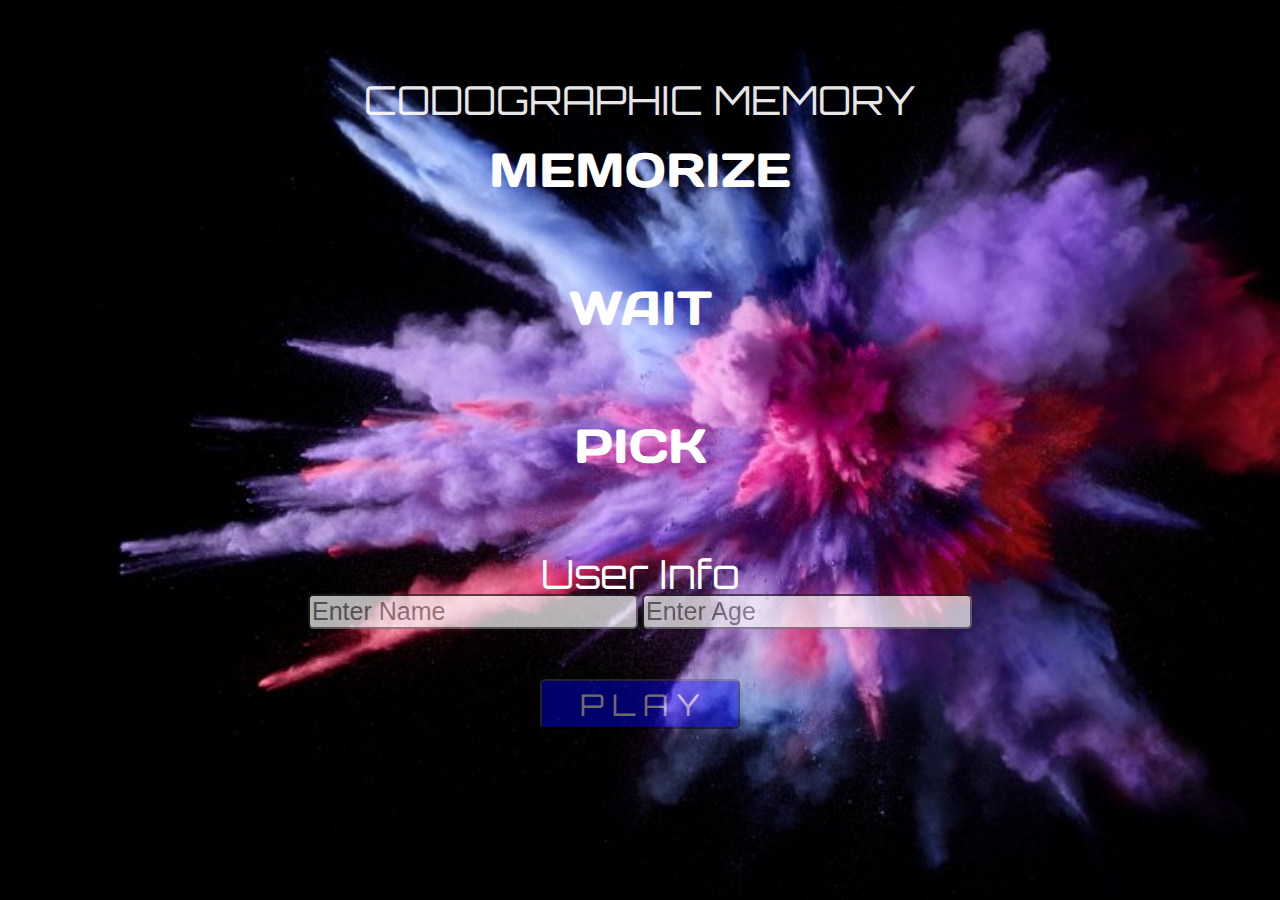
<file: page1.html>
<head>
  <meta charset="utf-8">
  <link rel="stylesheet" href="style.css">
  <link href="https://fonts.googleapis.com/css?family=Orbitron" rel="stylesheet">
  <link href="https://fonts.googleapis.com/css?family=Days+One|Orbitron" rel="stylesheet">
  <title>Codographic Memory</title>

</head>

<body>
  <header>
    <h2>CODOGRAPHIC MEMORY</h2>
  </header>
  <button class="button" type="button" data-hover="Memorize the cards" data-active="I'M ACTIVE"><span>MEMORIZE</span></button>
  <button class="button" type="button" data-hover="Wait For Shuffle" data-active="I'M ACTIVE"><span>WAIT</span></button>
  <button class="button" type="button" data-hover="Pick the NEW card" data-active="I'M ACTIVE"><span>PICK</span></button>
  <h3>User Info</h3>
  <div class="container">
    <input size ="type="text" placeholder="Enter Name" name="uname" required>
    <input type="text" placeholder="Enter Age" name="uname" required>

    <!-- <h3><button type="submit">PLAY</button></h3> -->
    <button id="play"><a href="page2.html">P L A Y</a></button>
    <script src="app.js"></script>
</body>

</html>
</file>
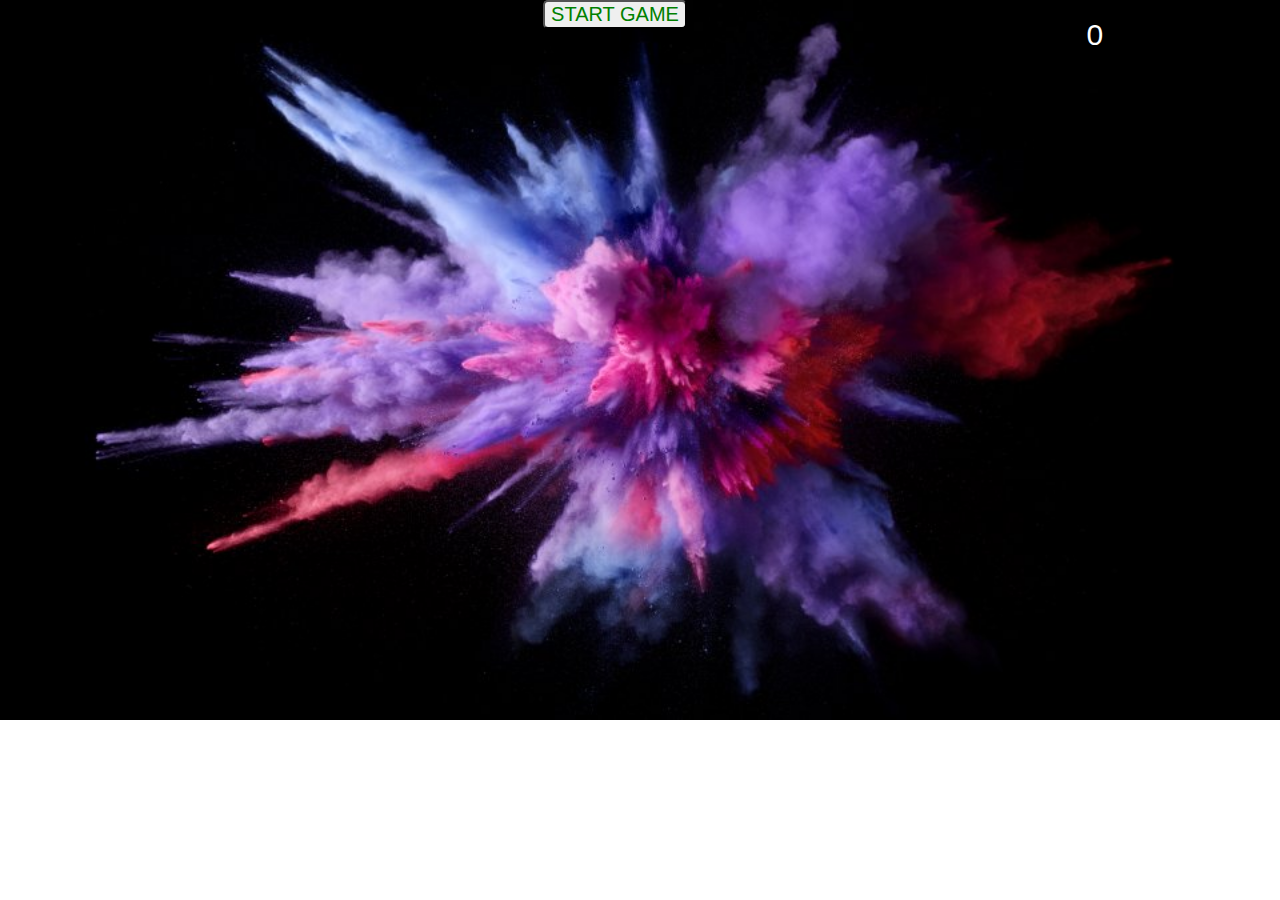
<file: page2.html>
<!DOCTYPE html>
<html>
  <head>
    <meta charset="utf-8">
<link rel="stylesheet" href="style.css">
<link rel="stylesheet" href="sweetalert/dist/sweetalert.css">

    <title>Game Page</title>
  </head>

  <body>
    <p id="demo">0</p>  <div>
      <button id="start">START GAME</button>
      </div>
    <table id = "pinhere"> </table>

    </div>

    <div id="instructions">
    </div>


<script src="sweetalert/dist/sweetalert.min.js"></script>
<script src='app.js'></script>
  </body>
</html>
</file>
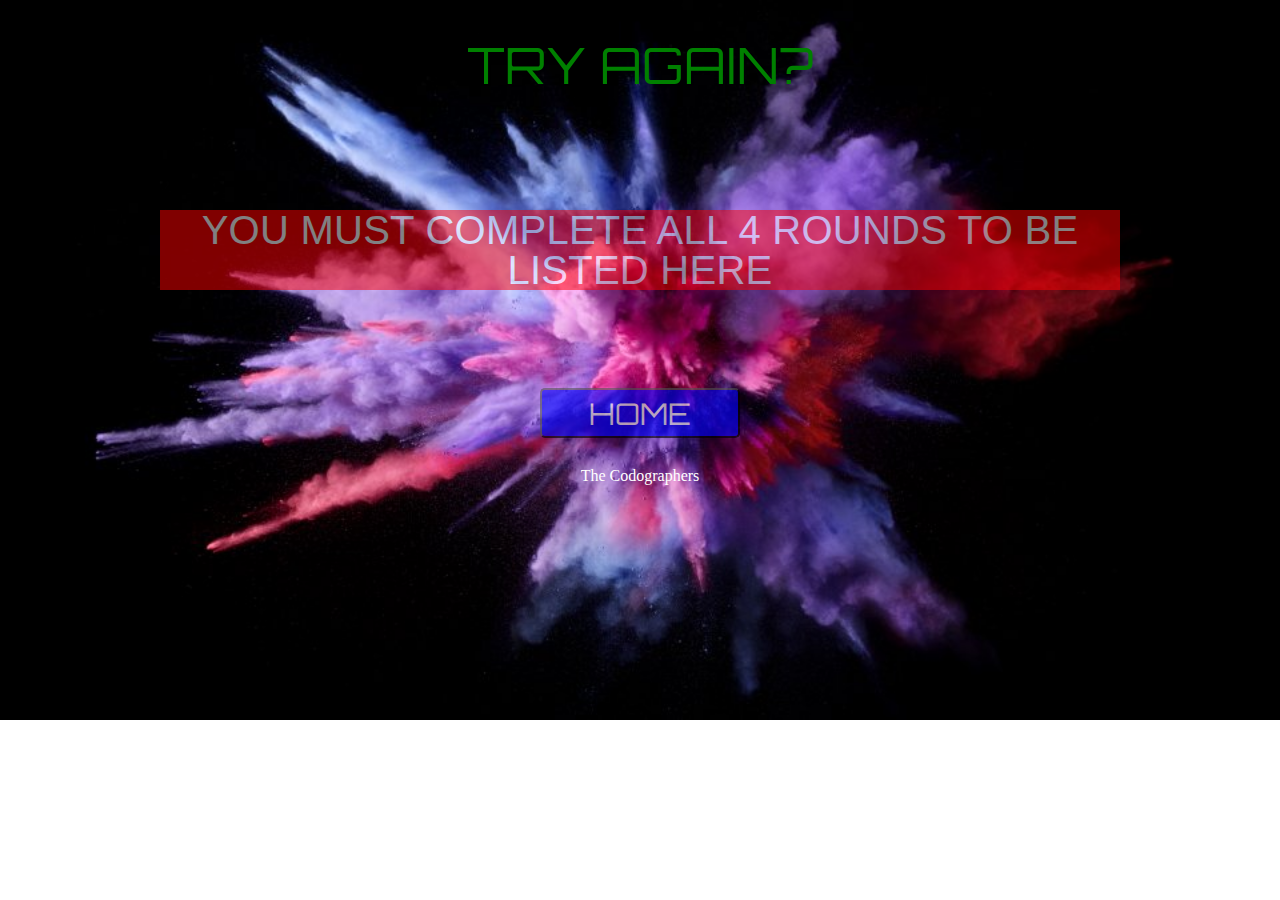
<file: page3.html>
<!DOCTYPE html>
<html>
<head>
  <meta charset="utf-8">
  <link rel="stylesheet" href="style.css">
  <link href="https://fonts.googleapis.com/css?family=Days+One|Orbitron" rel="stylesheet">
  <title>Game Over</title>
</head>
<body>
  <!-- <h4> Your Score:</h4> -->
  <a href="page2.html"><h4> TRY AGAIN? </h4> </a>

  <h2><table id="scoreTable" style="width:100%"></table>
    <br><p id="ymc">YOU MUST COMPLETE ALL 4 ROUNDS TO BE LISTED HERE</p></h2>
    <br><br><br>
    <button id="home"><a href="index.html">HOME</a></button>
    <a href="AboutMe.html">The Codographers</a>

    <script src="page3JS.js"></script>
</body>
</html>
</file>
<file: style.css>
html, body, div, span, applet, object, iframe,
h1, h2, h3, h4, h5, h6, p, blockquote, pre,
a, abbr, acronym, address, big, cite, code,
del, dfn, em, img, ins, kbd, q, s, samp,
small, strike, strong, sub, sup, tt, var,
b, u, i, center,
dl, dt, dd, ol, ul, li,
fieldset, form, label, legend,
table, caption, tbody, tfoot, thead, tr, th, td,
article, aside, canvas, details, embed,
figure, figcaption, footer, header, hgroup,
menu, nav, output, ruby, section, summary,
time, mark, audio, video {
    margin: 0;
    padding: 0;
    border: 0;
    font-size: 100%;
    font: inherit;
    vertical-align: baseline;
}
/* HTML5 display-role reset for older browsers */
article, aside, details, figcaption, figure,
footer, header, hgroup, menu, nav, section {
    display: block;
}

audio {
  height: 10px
  width: 50px;
  opacity: .1;
}
body {
    line-height: 1;
}
ol, ul {
    list-style: none;
}
blockquote, q {
    quotes: none;
}
blockquote:before, blockquote:after,
q:before, q:after {
    content: '';
    content: none;
}
table {
    border-collapse: collapse;
    border-spacing: 0;
}

/*Css Starts*/
p {
  font-family: 'Quicksand', sans-serif;
  letter-spacing: .25px;
}

#scoreTable {
    padding-top: 500px;
max-width: 600px;
margin-left: 200px;
}

body {
background-image: url("Img pictures/bg.jpg");
background-repeat: no-repeat;
background-size: cover;
width: 960px;
margin-left: auto;
margin-right: auto;
text-align: center;
}

#home {
  background-color: purple;
  opacity: .7;
  color: white;
  width: 200px;
  height: 50px;
  display:block;
  font-size: 30px;
  margin-left: auto;
  margin-right: auto;
  margin-top: 50px;
  font-family: 'Orbitron', sans-serif;
  border-radius: 5px;
  padding: auto;
}

#play {
  background-color: blue;
  opacity: .6;
  color: white;
  width: 200px;
  height: 50px;
  display:block;
  font-size: 30px;
  margin-left: auto;
  margin-right: auto;
  bottom: 10px;
  margin-top: 50px;
  font-family: 'Orbitron', sans-serif;
  border-radius: 5px;
}

input{
  font-size: 25px;
  border-radius: 5px;
}

#play:hover {
border-color: blue;
}

#home:hover {
    background-color: green;
    opacity: .8;
}

header{
  padding-top: 40px;
padding-bottom: 10px;
  height: 50px;
  opacity: .9;
}

h3{
    font-size: 40px;
    font-family: 'Orbitron', sans-serif;
    color: white;
    padding-top: 1em;
}

.container {
    opacity: .7;
}

h4 {
    font-family: 'Orbitron', sans-serif;
    font-size: 50px;
  /*color: green;*/
    padding: 40px 0;
}

@keyframes blink {
to { color: white; }
}

h4  {
color: green;
animation: blink 1s steps(2, start) infinite;
}

@keyframes blink {
to { color: white; }
}

#start {
color: green;
animation: blink 1s steps(2, start) infinite;
}

#start{
  font-size: 20px;
  border-radius: 5px;
}

#home {
  background-color: blue;
  opacity: .6;
  color: white;
  width: 200px;
  height: 50px;
  display:block;
  font-size: 30px;
  margin-left: auto;
  margin-right: auto;
  bottom: 10px;
  margin-top: 50px;
  font-family: 'Orbitron', sans-serif;
  border-radius: 5px;
  margin-bottom: 1em;
}

h2{
    width: 100%;
  font-size: 40px;
  color: white;
    font-family: 'Orbitron', sans-serif;
    padding-top: 1em;
}

img{
  padding:25px;
}

 a {
     color: white;
     text-decoration: none;
 }

.button {
    display: inline-block;
    position: relative;
    margin: .5em;
    padding-bottom: : 0.10em;
    border: none;
    overflow: hidden;
    text-decoration: none;
    font-size: 3em;
    outline: none;
    color: #FFF;
    background: transparent;
    font-family: 'Days One', sans-serif;
        width: 700px;
        height: 90px;
}

.button span {
    -webkit-transition: 0.6s;
    -moz-transition: 0.6s;
    -o-transition: 0.6s;
    transition: 0.6s;
    -webkit-transition-delay: 0.2s;
    -moz-transition-delay: 0.2s;
    -o-transition-delay: 0.2s;
    transition-delay: 0.2s;
}

.button:before,.button:after {
    content: '';
    position: absolute;
    top: 0.67em;
    left: 0;
    width: 100%;
    text-align: center;
    opacity: 0;
    -webkit-transition: .4s,opacity .6s;
    -moz-transition: .4s,opacity .6s;
    -o-transition: .4s,opacity .6s;
    transition: .4s,opacity .6s;
}
/* :before */

.button:before {
    content: attr(data-hover);
    -webkit-transform: translate(-150%,0);
    -moz-transform: translate(-150%,0);
    -ms-transform: translate(-150%,0);
    -o-transform: translate(-150%,0);
    transform: translate(-150%,0);
}
/* :after */
.button:after {
    content: attr(data-active);
    -webkit-transform: translate(150%,0);
    -moz-transform: translate(150%,0);
    -ms-transform: translate(150%,0);
    -o-transform: translate(150%,0);
    transform: translate(150%,0);
}
/* Span on :hover and :active */

.button:hover span, .button:active span {
    opacity: 0;
    -webkit-transform: scale(0.3);
    -moz-transform: scale(0.3);
    -ms-transform: scale(0.3);
    -o-transform: scale(0.3);
    transform: scale(0.3);
}
/*
    We show :before pseudo-element on :hover
    and :after pseudo-element on :active
*/
.button:hover:before, .button:active:after {
    opacity: 1;
    -webkit-transform: translate(0,0);
    -moz-transform: translate(0,0);
    -ms-transform: translate(0,0);
    -o-transform: translate(0,0);
    transform: translate(0,0);
    -webkit-transition-delay: .4s;
    -moz-transition-delay: .4s;
    -o-transition-delay: .4s;
    transition-delay: .4s;
}
/*
  We hide :before pseudo-element on :active
*/
.button:active:before {
    -webkit-transform: translate(-150%,0);
    -moz-transform: translate(-150%,0);
    -ms-transform: translate(-150%,0);
    -o-transform: translate(-150%,0);
    transform: translate(-150%,0);
    -webkit-transition-delay: 0s;
    -moz-transition-delay: 0s;
    -o-transition-delay: 0s;
    transition-delay: 0s;
}

#demo{
  height:40px;
  width: 50px;
  color: white;
  font-size: 30px;
padding-top: 20px;
float: right;
}

p{
  color: white;
}

td{
  text-align: left;
}

#ymc{
  background-color: red;
  opacity: .5;
}

.textwr{

  color: white;

}

.textwrap{
  display:inline-block;


}
</file>
<file: sweetalert/example/example.css>
@import url(http://fonts.googleapis.com/css?family=Open+Sans:400,600,700,300);
@import url(http://fonts.googleapis.com/css?family=Open+Sans+Condensed:700);
body {
  background-color: #f2f4f6;
  font-family: 'Open Sans', sans-serif;
  text-align: center; }

h1 {
  background-image: url("images/logo_big.png");
  background-image: -webkit-image-set(url("images/logo_big.png") 1x, url("images/logo_big@2x.png") 2x);
  width: 385px;
  height: 81px;
  text-indent: -9999px;
  white-space: nowrap;
  margin: 50px auto; }
  @media all and (max-width: 420px) {
    h1 {
      width: 300px;
      background-size: contain;
      background-repeat: no-repeat;
      background-position: center; } }
  @media all and (max-width: 330px) {
    h1 {
      width: 250px; } }

h2 {
  font-size: 20px;
  color: #A9B2BC;
  line-height: 25px;
  text-transform: uppercase;
  font-weight: 300;
  text-align: center;
  display: block; }

h3 {
  font-size: 28px;
  color: #C7CCD1;
  text-transform: uppercase;
  font-family: 'Open Sans Condensed', sans-serif;
  margin-top: 100px;
  text-align: center;
  position: relative; }
  h3#download-section {
    margin-top: 50px;
    padding-top: 40px; }
  h3::after {
    content: "";
    background-color: #e2e5e8;
    height: 4px;
    width: 700px;
    left: 50%;
    margin-left: -350px;
    position: absolute;
    margin-top: -50px;
    border-radius: 2px; }
    @media all and (max-width: 740px) {
      h3::after {
        width: auto;
        left: 20px;
        right: 20px;
        margin-left: 0; } }

a {
  text-decoration: none; }

p {
  max-width: 826px;
  margin: 30px auto;
  font-size: 17px;
  font-weight: 300;
  color: #848D94;
  line-height: 25px;
  text-align: left; }
  p.center {
    text-align: center; }
  p strong {
    color: #8A8F94;
    font-weight: 600; }
  p a {
    color: #9ECADF;
    font-weight: 600; }
    p a:hover {
      text-decoration: underline; }
    p a.twitter {
      color: #5eaade; }
    p a.dribbble {
      color: #f26798; }
    p a.github {
      color: #323131; }

button, .button {
  background-color: #AEDEF4;
  color: white;
  border: none;
  box-shadow: none;
  font-size: 17px;
  font-weight: 500;
  font-weight: 600;
  border-radius: 3px;
  padding: 15px 35px;
  margin: 26px 5px 0 5px;
  cursor: pointer; }
  button:focus, .button:focus {
    outline: none; }
  button:hover, .button:hover {
    background-color: #a1d9f2; }
  button:active, .button:active {
    background-color: #81ccee; }
  button.cancel, .button.cancel {
    background-color: #D0D0D0; }
    button.cancel:hover, .button.cancel:hover {
      background-color: #c8c8c8; }
    button.cancel:active, .button.cancel:active {
      background-color: #b6b6b6; }
  button.download, .button.download {
    position: fixed;
    right: 30px;
    top: 0;
    background-color: rgba(255, 255, 255, 0.9);
    color: #ABCADA;
    font-weight: 500;
    text-transform: uppercase;
    z-index: 3; }
    @media all and (max-width: 1278px) {
      button.download, .button.download {
        display: none; } }

.center-container {
  max-width: 700px;
  margin: 70px auto; }

pre {
  background-color: #49483e;
  color: #f8f8f2;
  padding: 10px;
  border-radius: 5px;
  white-space: pre-line;
  text-align: left;
  font-size: 14px;
  max-width: 600px; }
  pre .str {
    color: #e6db74; }
  pre .func {
    color: #66d9ef; }
  pre .val {
    color: #a381ff; }
  pre .tag {
    color: #e92772; }
  pre .attr {
    color: #a6e22d; }
  pre .arg {
    color: #fd9720; }

.showcase {
  background-color: #eceef0;
  padding: 20px;
  display: inline-block;
  width: 383px;
  vertical-align: top;
  position: relative; }
  @media all and (max-width: 865px) {
    .showcase {
      margin: 5px auto;
      padding: 46px 20px; } }
  @media all and (max-width: 440px) {
    .showcase {
      width: auto; } }
  .showcase h4 {
    font-size: 16px;
    color: #BCBCBC;
    line-height: 22px;
    margin: 0 auto;
    font-weight: 400; }
  .showcase.sweet h4 {
    width: 117px;
    height: 25px;
    margin-top: -3px;
    text-indent: -9999px;
    background-image: url("images/logo_small.png");
    background-image: -webkit-image-set(url("images/logo_small.png") 1x, url("images/logo_small@2x.png") 2x); }
  .showcase h5 {
    margin-bottom: -7px;
    text-align: left;
    font-weight: 500;
    text-transform: uppercase;
    color: #c2c2c2; }
  .showcase button {
    margin-bottom: 10px; }
  .showcase .vs-icon {
    background-image: url("images/vs_icon.png");
    background-image: -webkit-image-set(url("images/vs_icon.png") 1x, url("images/vs_icon@2x.png") 2x);
    width: 69px;
    height: 69px;
    position: absolute;
    right: -34px;
    top: 60px;
    z-index: 2; }
    @media all and (max-width: 865px) {
      .showcase .vs-icon {
        margin: 5px auto;
        right: auto;
        left: 50%;
        margin-left: -35px;
        top: auto;
        bottom: -35px; } }

ul.examples {
  list-style-type: none;
  width: 700px;
  margin: 0 auto;
  text-align: left;
  padding-left: 0; }
  @media all and (max-width: 758px) {
    ul.examples {
      width: auto; } }
  ul.examples li {
    padding-left: 0; }
  ul.examples .ui, ul.examples pre {
    display: inline-block;
    vertical-align: top; }
    @media all and (max-width: 758px) {
      ul.examples .ui, ul.examples pre {
        display: block;
        max-width: none;
        margin: 0 auto; } }
  ul.examples .ui {
    width: 300px;
    text-align: center; }
    ul.examples .ui button {
      margin-top: 12px; }
    ul.examples .ui p {
      text-align: center;
      margin-bottom: 0; }
  ul.examples pre {
    max-width: 370px;
    margin-top: 67px; }
    @media all and (max-width: 758px) {
      ul.examples pre {
        margin-top: 16px !important;
        margin-bottom: 60px; } }
  ul.examples .warning pre {
    margin-top: 93px; }

ol {
  max-width: 700px;
  margin: 70px auto;
  list-style-position: inside;
  padding-left: 0; }
  ol li {
    color: #A7ADB2; }
    ol li p {
      margin-bottom: 10px; }

table {
  width: 700px;
  font-size: 14px;
  color: #8a8f94;
  margin: 10px auto;
  text-align: left;
  border-collapse: collapse; }
  @media all and (max-width: 750px) {
    table {
      width: auto;
      margin: 10px 20px; } }
  table th {
    background-color: white;
    padding: 9px;
    color: #acb9be;
    font-weight: 400;
    text-align: center;
    position: relative; }
    table th .border-left, table th .border-right {
      position: absolute;
      background-color: white;
      border-radius: 50%;
      top: 0;
      left: -17px;
      width: 37px;
      height: 37px; }
    table th .border-right {
      left: auto;
      right: -17px; }
    @media all and (max-width: 750px) {
      table th:nth-child(2) {
        display: none; } }
  table td {
    padding: 10px 20px;
    vertical-align: top; }
    table td:first-child {
      padding-left: 0px; }
    table td:last-child {
      padding-right: 0px; }
    @media all and (max-width: 750px) {
      table td:nth-child(2) {
        display: none; } }
    @media all and (max-width: 360px) {
      table td {
        padding: 10px 4px; }
        table td b {
          font-size: 13px; } }

footer {
  margin-top: 100px;
  padding-bottom: 30px;
  color: #9A999F;
  display: inline-block;
  position: relative;
  color: gray;
  font-weight: 400;
  color: #93a1aa;
  font-weight: 300; }
  footer .te-logo {
    text-indent: -99999px;
    background-size: contain;
    background-repeat: no-repeat;
    background-position: center center;
    height: 16px;
    width: 16px;
    display: inline-block;
    margin-right: 5px;
    background-image: url("images/te-logo-small.svg");
    position: absolute;
    left: -22px;
    top: 3px; }

.sweet-alert.twitter {
  font-family: "Helvetica Neue", Helvetica, Arial, sans-serif;
  padding: 15px;
  padding-top: 55px;
  text-align: right;
  border-radius: 6px;
  box-shadow: 0px 0px 0px 1px rgba(0, 0, 0, 0.11), 0px 6px 30px rgba(0, 0, 0, 0.14); }
  .sweet-alert.twitter ~ .sweet-overlay {
    background: rgba(41, 47, 51, 0.9); }
  .sweet-alert.twitter h2 {
    position: absolute;
    top: 0;
    left: 0;
    right: 0;
    height: 40px;
    line-height: 40px;
    font-size: 16px;
    font-weight: 400;
    color: #8899a6;
    margin: 0;
    color: #66757f;
    border-bottom: 1px solid #e1e8ed; }
  .sweet-alert.twitter p {
    display: block;
    text-align: center;
    color: #66757f;
    font-weight: 400;
    font-size: 13px;
    margin-top: 7px; }
  .sweet-alert.twitter .sa-button-container {
    background-color: #f5f8fa;
    border-top: 1px solid #e1e8ed;
    box-shadow: 0px -1px 0px white;
    margin: -15px;
    margin-top: 0; }
  .sweet-alert.twitter[data-has-confirm-button=false][data-has-cancel-button=false] {
    padding-bottom: 10px; }
    .sweet-alert.twitter[data-has-confirm-button=false][data-has-cancel-button=false] .sa-button-container {
      display: none; }
  .sweet-alert.twitter button {
    border-radius: 2px;
    box-shadow: none !important;
    text-shadow: 0px -1px 0px rgba(0, 0, 0, 0.3);
    margin: 17px 0px;
    border-radius: 4px;
    font-size: 14px;
    font-weight: 600;
    padding: 8px 16px;
    position: relative; }
    .sweet-alert.twitter button:focus, .sweet-alert.twitter button.cancel:focus {
      box-shadow: none !important; }
      .sweet-alert.twitter button:focus::before, .sweet-alert.twitter button.cancel:focus::before {
        content: "";
        position: absolute;
        left: -5px;
        top: -5px;
        right: -5px;
        bottom: -5px;
        border: 2px solid #a5b0b4;
        border-radius: 8px; }
    .sweet-alert.twitter button.confirm {
      background-color: #55acee !important;
      background-image: linear-gradient(transparent, rgba(0, 0, 0, 0.05));
      -ms-filter: "progid:DXImageTransform.Microsoft.gradient(startColorstr=#00000000, endColorstr=#0C000000)";
      border: 1px solid #3b88c3;
      box-shadow: inset 0 1px 0 rgba(255, 255, 255, 0.15);
      margin-right: 15px; }
      .sweet-alert.twitter button.confirm:hover {
        background-color: #55acee;
        background-image: linear-gradient(transparent, rgba(0, 0, 0, 0.15));
        -ms-filter: "progid:DXImageTransform.Microsoft.gradient(startColorstr=#00000000, endColorstr=#26000000)";
        border-color: #3b88c3; }
    .sweet-alert.twitter button.cancel {
      color: #66757e;
      background-color: #f5f8fa;
      background-image: linear-gradient(#fff, #f5f8fa);
      text-shadow: 0px -1px 0px white;
      margin-right: 9px;
      border: 1px solid #e1e8ed; }
      .sweet-alert.twitter button.cancel:hover, .sweet-alert.twitter button.cancel:focus:hover {
        background-color: #e1e8ed;
        background-image: linear-gradient(#fff, #e1e8ed);
        -ms-filter: "progid:DXImageTransform.Microsoft.gradient(enabled=false)";
        border-color: #e1e8ed; }
      .sweet-alert.twitter button.cancel:focus {
        background: #fff;
        border-color: #fff; }
  .sweet-alert.twitter .sa-icon {
    transform: scale(0.72);
    margin-bottom: -2px;
    margin-top: -10px; }
  .sweet-alert.twitter input {
    border: 1px solid #e1e8ed;
    border-radius: 3px;
    padding: 10px 7px;
    height: auto;
    box-shadow: none;
    font-size: 13px;
    margin: 10px 0; }
    .sweet-alert.twitter input:focus {
      border-color: #94A1A6;
      box-shadow: inset 0 0 0 1px rgba(77, 99, 107, 0.7); }
  .sweet-alert.twitter fieldset .sa-input-error {
    display: none; }
  .sweet-alert.twitter .sa-error-container {
    text-align: center;
    border: none;
    background-color: #fbedc0;
    margin-bottom: 6px; }
    .sweet-alert.twitter .sa-error-container.show {
      border: 1px solid #f0e1b9; }
    .sweet-alert.twitter .sa-error-container .icon {
      display: none; }
    .sweet-alert.twitter .sa-error-container p {
      color: #292f33;
      font-weight: 600;
      margin-top: 0; }
</file>
<file: sweetalert/dist/sweetalert.css>
body.stop-scrolling {
  height: 100%;
  overflow: hidden; }

.sweet-overlay {
  background-color: black;
  /* IE8 */
  -ms-filter: "progid:DXImageTransform.Microsoft.Alpha(Opacity=40)";
  /* IE8 */
  background-color: rgba(0, 0, 0, 0.4);
  position: fixed;
  left: 0;
  right: 0;
  top: 0;
  bottom: 0;
  display: none;
  z-index: 10000; }

.sweet-alert {
  background-color: white;
  font-family: 'Open Sans', 'Helvetica Neue', Helvetica, Arial, sans-serif;
  width: 478px;
  padding: 17px;
  border-radius: 5px;
  text-align: center;
  position: fixed;
  left: 50%;
  top: 50%;
  margin-left: -256px;
  margin-top: -200px;
  overflow: hidden;
  display: none;
  z-index: 99999; }
  @media all and (max-width: 540px) {
    .sweet-alert {
      width: auto;
      margin-left: 0;
      margin-right: 0;
      left: 15px;
      right: 15px; } }
  .sweet-alert h2 {
    color: #575757;
    font-size: 30px;
    text-align: center;
    font-weight: 600;
    text-transform: none;
    position: relative;
    margin: 25px 0;
    padding: 0;
    line-height: 40px;
    display: block; }
  .sweet-alert p {
    color: #797979;
    font-size: 16px;
    text-align: center;
    font-weight: 300;
    position: relative;
    text-align: inherit;
    float: none;
    margin: 0;
    padding: 0;
    line-height: normal; }
  .sweet-alert fieldset {
    border: none;
    position: relative; }
  .sweet-alert .sa-error-container {
    background-color: #f1f1f1;
    margin-left: -17px;
    margin-right: -17px;
    overflow: hidden;
    padding: 0 10px;
    max-height: 0;
    webkit-transition: padding 0.15s, max-height 0.15s;
    transition: padding 0.15s, max-height 0.15s; }
    .sweet-alert .sa-error-container.show {
      padding: 10px 0;
      max-height: 100px;
      webkit-transition: padding 0.2s, max-height 0.2s;
      transition: padding 0.25s, max-height 0.25s; }
    .sweet-alert .sa-error-container .icon {
      display: inline-block;
      width: 24px;
      height: 24px;
      border-radius: 50%;
      background-color: #ea7d7d;
      color: white;
      line-height: 24px;
      text-align: center;
      margin-right: 3px; }
    .sweet-alert .sa-error-container p {
      display: inline-block; }
  .sweet-alert .sa-input-error {
    position: absolute;
    top: 29px;
    right: 26px;
    width: 20px;
    height: 20px;
    opacity: 0;
    -webkit-transform: scale(0.5);
    transform: scale(0.5);
    -webkit-transform-origin: 50% 50%;
    transform-origin: 50% 50%;
    -webkit-transition: all 0.1s;
    transition: all 0.1s; }
    .sweet-alert .sa-input-error::before, .sweet-alert .sa-input-error::after {
      content: "";
      width: 20px;
      height: 6px;
      background-color: #f06e57;
      border-radius: 3px;
      position: absolute;
      top: 50%;
      margin-top: -4px;
      left: 50%;
      margin-left: -9px; }
    .sweet-alert .sa-input-error::before {
      -webkit-transform: rotate(-45deg);
      transform: rotate(-45deg); }
    .sweet-alert .sa-input-error::after {
      -webkit-transform: rotate(45deg);
      transform: rotate(45deg); }
    .sweet-alert .sa-input-error.show {
      opacity: 1;
      -webkit-transform: scale(1);
      transform: scale(1); }
  .sweet-alert input {
    width: 100%;
    box-sizing: border-box;
    border-radius: 3px;
    border: 1px solid #d7d7d7;
    height: 43px;
    margin-top: 10px;
    margin-bottom: 17px;
    font-size: 18px;
    box-shadow: inset 0px 1px 1px rgba(0, 0, 0, 0.06);
    padding: 0 12px;
    display: none;
    -webkit-transition: all 0.3s;
    transition: all 0.3s; }
    .sweet-alert input:focus {
      outline: none;
      box-shadow: 0px 0px 3px #c4e6f5;
      border: 1px solid #b4dbed; }
      .sweet-alert input:focus::-moz-placeholder {
        transition: opacity 0.3s 0.03s ease;
        opacity: 0.5; }
      .sweet-alert input:focus:-ms-input-placeholder {
        transition: opacity 0.3s 0.03s ease;
        opacity: 0.5; }
      .sweet-alert input:focus::-webkit-input-placeholder {
        transition: opacity 0.3s 0.03s ease;
        opacity: 0.5; }
    .sweet-alert input::-moz-placeholder {
      color: #bdbdbd; }
    .sweet-alert input::-ms-clear {
      display: none; }
    .sweet-alert input:-ms-input-placeholder {
      color: #bdbdbd; }
    .sweet-alert input::-webkit-input-placeholder {
      color: #bdbdbd; }
  .sweet-alert.show-input input {
    display: block; }
  .sweet-alert .sa-confirm-button-container {
    display: inline-block;
    position: relative; }
  .sweet-alert .la-ball-fall {
    position: absolute;
    left: 50%;
    top: 50%;
    margin-left: -27px;
    margin-top: 4px;
    opacity: 0;
    visibility: hidden; }
  .sweet-alert button {
    background-color: #8CD4F5;
    color: white;
    border: none;
    box-shadow: none;
    font-size: 17px;
    font-weight: 500;
    -webkit-border-radius: 4px;
    border-radius: 5px;
    padding: 10px 32px;
    margin: 26px 5px 0 5px;
    cursor: pointer; }
    .sweet-alert button:focus {
      outline: none;
      box-shadow: 0 0 2px rgba(128, 179, 235, 0.5), inset 0 0 0 1px rgba(0, 0, 0, 0.05); }
    .sweet-alert button:hover {
      background-color: #7ecff4; }
    .sweet-alert button:active {
      background-color: #5dc2f1; }
    .sweet-alert button.cancel {
      background-color: #C1C1C1; }
      .sweet-alert button.cancel:hover {
        background-color: #b9b9b9; }
      .sweet-alert button.cancel:active {
        background-color: #a8a8a8; }
      .sweet-alert button.cancel:focus {
        box-shadow: rgba(197, 205, 211, 0.8) 0px 0px 2px, rgba(0, 0, 0, 0.0470588) 0px 0px 0px 1px inset !important; }
    .sweet-alert button[disabled] {
      opacity: .6;
      cursor: default; }
    .sweet-alert button.confirm[disabled] {
      color: transparent; }
      .sweet-alert button.confirm[disabled] ~ .la-ball-fall {
        opacity: 1;
        visibility: visible;
        transition-delay: 0s; }
    .sweet-alert button::-moz-focus-inner {
      border: 0; }
  .sweet-alert[data-has-cancel-button=false] button {
    box-shadow: none !important; }
  .sweet-alert[data-has-confirm-button=false][data-has-cancel-button=false] {
    padding-bottom: 40px; }
  .sweet-alert .sa-icon {
    width: 80px;
    height: 80px;
    border: 4px solid gray;
    -webkit-border-radius: 40px;
    border-radius: 40px;
    border-radius: 50%;
    margin: 20px auto;
    padding: 0;
    position: relative;
    box-sizing: content-box; }
    .sweet-alert .sa-icon.sa-error {
      border-color: #F27474; }
      .sweet-alert .sa-icon.sa-error .sa-x-mark {
        position: relative;
        display: block; }
      .sweet-alert .sa-icon.sa-error .sa-line {
        position: absolute;
        height: 5px;
        width: 47px;
        background-color: #F27474;
        display: block;
        top: 37px;
        border-radius: 2px; }
        .sweet-alert .sa-icon.sa-error .sa-line.sa-left {
          -webkit-transform: rotate(45deg);
          transform: rotate(45deg);
          left: 17px; }
        .sweet-alert .sa-icon.sa-error .sa-line.sa-right {
          -webkit-transform: rotate(-45deg);
          transform: rotate(-45deg);
          right: 16px; }
    .sweet-alert .sa-icon.sa-warning {
      border-color: #F8BB86; }
      .sweet-alert .sa-icon.sa-warning .sa-body {
        position: absolute;
        width: 5px;
        height: 47px;
        left: 50%;
        top: 10px;
        -webkit-border-radius: 2px;
        border-radius: 2px;
        margin-left: -2px;
        background-color: #F8BB86; }
      .sweet-alert .sa-icon.sa-warning .sa-dot {
        position: absolute;
        width: 7px;
        height: 7px;
        -webkit-border-radius: 50%;
        border-radius: 50%;
        margin-left: -3px;
        left: 50%;
        bottom: 10px;
        background-color: #F8BB86; }
    .sweet-alert .sa-icon.sa-info {
      border-color: #C9DAE1; }
      .sweet-alert .sa-icon.sa-info::before {
        content: "";
        position: absolute;
        width: 5px;
        height: 29px;
        left: 50%;
        bottom: 17px;
        border-radius: 2px;
        margin-left: -2px;
        background-color: #C9DAE1; }
      .sweet-alert .sa-icon.sa-info::after {
        content: "";
        position: absolute;
        width: 7px;
        height: 7px;
        border-radius: 50%;
        margin-left: -3px;
        top: 19px;
        background-color: #C9DAE1;
        left: 50%; }
    .sweet-alert .sa-icon.sa-success {
      border-color: #A5DC86; }
      .sweet-alert .sa-icon.sa-success::before, .sweet-alert .sa-icon.sa-success::after {
        content: '';
        -webkit-border-radius: 40px;
        border-radius: 40px;
        border-radius: 50%;
        position: absolute;
        width: 60px;
        height: 120px;
        background: white;
        -webkit-transform: rotate(45deg);
        transform: rotate(45deg); }
      .sweet-alert .sa-icon.sa-success::before {
        -webkit-border-radius: 120px 0 0 120px;
        border-radius: 120px 0 0 120px;
        top: -7px;
        left: -33px;
        -webkit-transform: rotate(-45deg);
        transform: rotate(-45deg);
        -webkit-transform-origin: 60px 60px;
        transform-origin: 60px 60px; }
      .sweet-alert .sa-icon.sa-success::after {
        -webkit-border-radius: 0 120px 120px 0;
        border-radius: 0 120px 120px 0;
        top: -11px;
        left: 30px;
        -webkit-transform: rotate(-45deg);
        transform: rotate(-45deg);
        -webkit-transform-origin: 0px 60px;
        transform-origin: 0px 60px; }
      .sweet-alert .sa-icon.sa-success .sa-placeholder {
        width: 80px;
        height: 80px;
        border: 4px solid rgba(165, 220, 134, 0.2);
        -webkit-border-radius: 40px;
        border-radius: 40px;
        border-radius: 50%;
        box-sizing: content-box;
        position: absolute;
        left: -4px;
        top: -4px;
        z-index: 2; }
      .sweet-alert .sa-icon.sa-success .sa-fix {
        width: 5px;
        height: 90px;
        background-color: white;
        position: absolute;
        left: 28px;
        top: 8px;
        z-index: 1;
        -webkit-transform: rotate(-45deg);
        transform: rotate(-45deg); }
      .sweet-alert .sa-icon.sa-success .sa-line {
        height: 5px;
        background-color: #A5DC86;
        display: block;
        border-radius: 2px;
        position: absolute;
        z-index: 2; }
        .sweet-alert .sa-icon.sa-success .sa-line.sa-tip {
          width: 25px;
          left: 14px;
          top: 46px;
          -webkit-transform: rotate(45deg);
          transform: rotate(45deg); }
        .sweet-alert .sa-icon.sa-success .sa-line.sa-long {
          width: 47px;
          right: 8px;
          top: 38px;
          -webkit-transform: rotate(-45deg);
          transform: rotate(-45deg); }
    .sweet-alert .sa-icon.sa-custom {
      background-size: contain;
      border-radius: 0;
      border: none;
      background-position: center center;
      background-repeat: no-repeat; }

/*
 * Animations
 */
@-webkit-keyframes showSweetAlert {
  0% {
    transform: scale(0.7);
    -webkit-transform: scale(0.7); }
  45% {
    transform: scale(1.05);
    -webkit-transform: scale(1.05); }
  80% {
    transform: scale(0.95);
    -webkit-transform: scale(0.95); }
  100% {
    transform: scale(1);
    -webkit-transform: scale(1); } }

@keyframes showSweetAlert {
  0% {
    transform: scale(0.7);
    -webkit-transform: scale(0.7); }
  45% {
    transform: scale(1.05);
    -webkit-transform: scale(1.05); }
  80% {
    transform: scale(0.95);
    -webkit-transform: scale(0.95); }
  100% {
    transform: scale(1);
    -webkit-transform: scale(1); } }

@-webkit-keyframes hideSweetAlert {
  0% {
    transform: scale(1);
    -webkit-transform: scale(1); }
  100% {
    transform: scale(0.5);
    -webkit-transform: scale(0.5); } }

@keyframes hideSweetAlert {
  0% {
    transform: scale(1);
    -webkit-transform: scale(1); }
  100% {
    transform: scale(0.5);
    -webkit-transform: scale(0.5); } }

@-webkit-keyframes slideFromTop {
  0% {
    top: 0%; }
  100% {
    top: 50%; } }

@keyframes slideFromTop {
  0% {
    top: 0%; }
  100% {
    top: 50%; } }

@-webkit-keyframes slideToTop {
  0% {
    top: 50%; }
  100% {
    top: 0%; } }

@keyframes slideToTop {
  0% {
    top: 50%; }
  100% {
    top: 0%; } }

@-webkit-keyframes slideFromBottom {
  0% {
    top: 70%; }
  100% {
    top: 50%; } }

@keyframes slideFromBottom {
  0% {
    top: 70%; }
  100% {
    top: 50%; } }

@-webkit-keyframes slideToBottom {
  0% {
    top: 50%; }
  100% {
    top: 70%; } }

@keyframes slideToBottom {
  0% {
    top: 50%; }
  100% {
    top: 70%; } }

.showSweetAlert[data-animation=pop] {
  -webkit-animation: showSweetAlert 0.3s;
  animation: showSweetAlert 0.3s; }

.showSweetAlert[data-animation=none] {
  -webkit-animation: none;
  animation: none; }

.showSweetAlert[data-animation=slide-from-top] {
  -webkit-animation: slideFromTop 0.3s;
  animation: slideFromTop 0.3s; }

.showSweetAlert[data-animation=slide-from-bottom] {
  -webkit-animation: slideFromBottom 0.3s;
  animation: slideFromBottom 0.3s; }

.hideSweetAlert[data-animation=pop] {
  -webkit-animation: hideSweetAlert 0.2s;
  animation: hideSweetAlert 0.2s; }

.hideSweetAlert[data-animation=none] {
  -webkit-animation: none;
  animation: none; }

.hideSweetAlert[data-animation=slide-from-top] {
  -webkit-animation: slideToTop 0.4s;
  animation: slideToTop 0.4s; }

.hideSweetAlert[data-animation=slide-from-bottom] {
  -webkit-animation: slideToBottom 0.3s;
  animation: slideToBottom 0.3s; }

@-webkit-keyframes animateSuccessTip {
  0% {
    width: 0;
    left: 1px;
    top: 19px; }
  54% {
    width: 0;
    left: 1px;
    top: 19px; }
  70% {
    width: 50px;
    left: -8px;
    top: 37px; }
  84% {
    width: 17px;
    left: 21px;
    top: 48px; }
  100% {
    width: 25px;
    left: 14px;
    top: 45px; } }

@keyframes animateSuccessTip {
  0% {
    width: 0;
    left: 1px;
    top: 19px; }
  54% {
    width: 0;
    left: 1px;
    top: 19px; }
  70% {
    width: 50px;
    left: -8px;
    top: 37px; }
  84% {
    width: 17px;
    left: 21px;
    top: 48px; }
  100% {
    width: 25px;
    left: 14px;
    top: 45px; } }

@-webkit-keyframes animateSuccessLong {
  0% {
    width: 0;
    right: 46px;
    top: 54px; }
  65% {
    width: 0;
    right: 46px;
    top: 54px; }
  84% {
    width: 55px;
    right: 0px;
    top: 35px; }
  100% {
    width: 47px;
    right: 8px;
    top: 38px; } }

@keyframes animateSuccessLong {
  0% {
    width: 0;
    right: 46px;
    top: 54px; }
  65% {
    width: 0;
    right: 46px;
    top: 54px; }
  84% {
    width: 55px;
    right: 0px;
    top: 35px; }
  100% {
    width: 47px;
    right: 8px;
    top: 38px; } }

@-webkit-keyframes rotatePlaceholder {
  0% {
    transform: rotate(-45deg);
    -webkit-transform: rotate(-45deg); }
  5% {
    transform: rotate(-45deg);
    -webkit-transform: rotate(-45deg); }
  12% {
    transform: rotate(-405deg);
    -webkit-transform: rotate(-405deg); }
  100% {
    transform: rotate(-405deg);
    -webkit-transform: rotate(-405deg); } }

@keyframes rotatePlaceholder {
  0% {
    transform: rotate(-45deg);
    -webkit-transform: rotate(-45deg); }
  5% {
    transform: rotate(-45deg);
    -webkit-transform: rotate(-45deg); }
  12% {
    transform: rotate(-405deg);
    -webkit-transform: rotate(-405deg); }
  100% {
    transform: rotate(-405deg);
    -webkit-transform: rotate(-405deg); } }

.animateSuccessTip {
  -webkit-animation: animateSuccessTip 0.75s;
  animation: animateSuccessTip 0.75s; }

.animateSuccessLong {
  -webkit-animation: animateSuccessLong 0.75s;
  animation: animateSuccessLong 0.75s; }

.sa-icon.sa-success.animate::after {
  -webkit-animation: rotatePlaceholder 4.25s ease-in;
  animation: rotatePlaceholder 4.25s ease-in; }

@-webkit-keyframes animateErrorIcon {
  0% {
    transform: rotateX(100deg);
    -webkit-transform: rotateX(100deg);
    opacity: 0; }
  100% {
    transform: rotateX(0deg);
    -webkit-transform: rotateX(0deg);
    opacity: 1; } }

@keyframes animateErrorIcon {
  0% {
    transform: rotateX(100deg);
    -webkit-transform: rotateX(100deg);
    opacity: 0; }
  100% {
    transform: rotateX(0deg);
    -webkit-transform: rotateX(0deg);
    opacity: 1; } }

.animateErrorIcon {
  -webkit-animation: animateErrorIcon 0.5s;
  animation: animateErrorIcon 0.5s; }

@-webkit-keyframes animateXMark {
  0% {
    transform: scale(0.4);
    -webkit-transform: scale(0.4);
    margin-top: 26px;
    opacity: 0; }
  50% {
    transform: scale(0.4);
    -webkit-transform: scale(0.4);
    margin-top: 26px;
    opacity: 0; }
  80% {
    transform: scale(1.15);
    -webkit-transform: scale(1.15);
    margin-top: -6px; }
  100% {
    transform: scale(1);
    -webkit-transform: scale(1);
    margin-top: 0;
    opacity: 1; } }

@keyframes animateXMark {
  0% {
    transform: scale(0.4);
    -webkit-transform: scale(0.4);
    margin-top: 26px;
    opacity: 0; }
  50% {
    transform: scale(0.4);
    -webkit-transform: scale(0.4);
    margin-top: 26px;
    opacity: 0; }
  80% {
    transform: scale(1.15);
    -webkit-transform: scale(1.15);
    margin-top: -6px; }
  100% {
    transform: scale(1);
    -webkit-transform: scale(1);
    margin-top: 0;
    opacity: 1; } }

.animateXMark {
  -webkit-animation: animateXMark 0.5s;
  animation: animateXMark 0.5s; }

@-webkit-keyframes pulseWarning {
  0% {
    border-color: #F8D486; }
  100% {
    border-color: #F8BB86; } }

@keyframes pulseWarning {
  0% {
    border-color: #F8D486; }
  100% {
    border-color: #F8BB86; } }

.pulseWarning {
  -webkit-animation: pulseWarning 0.75s infinite alternate;
  animation: pulseWarning 0.75s infinite alternate; }

@-webkit-keyframes pulseWarningIns {
  0% {
    background-color: #F8D486; }
  100% {
    background-color: #F8BB86; } }

@keyframes pulseWarningIns {
  0% {
    background-color: #F8D486; }
  100% {
    background-color: #F8BB86; } }

.pulseWarningIns {
  -webkit-animation: pulseWarningIns 0.75s infinite alternate;
  animation: pulseWarningIns 0.75s infinite alternate; }

@-webkit-keyframes rotate-loading {
  0% {
    transform: rotate(0deg); }
  100% {
    transform: rotate(360deg); } }

@keyframes rotate-loading {
  0% {
    transform: rotate(0deg); }
  100% {
    transform: rotate(360deg); } }

/* Internet Explorer 9 has some special quirks that are fixed here */
/* The icons are not animated. */
/* This file is automatically merged into sweet-alert.min.js through Gulp */
/* Error icon */
.sweet-alert .sa-icon.sa-error .sa-line.sa-left {
  -ms-transform: rotate(45deg) \9; }

.sweet-alert .sa-icon.sa-error .sa-line.sa-right {
  -ms-transform: rotate(-45deg) \9; }

/* Success icon */
.sweet-alert .sa-icon.sa-success {
  border-color: transparent\9; }

.sweet-alert .sa-icon.sa-success .sa-line.sa-tip {
  -ms-transform: rotate(45deg) \9; }

.sweet-alert .sa-icon.sa-success .sa-line.sa-long {
  -ms-transform: rotate(-45deg) \9; }

/*!
 * Load Awesome v1.1.0 (http://github.danielcardoso.net/load-awesome/)
 * Copyright 2015 Daniel Cardoso <@DanielCardoso>
 * Licensed under MIT
 */
.la-ball-fall,
.la-ball-fall > div {
  position: relative;
  -webkit-box-sizing: border-box;
  -moz-box-sizing: border-box;
  box-sizing: border-box; }

.la-ball-fall {
  display: block;
  font-size: 0;
  color: #fff; }

.la-ball-fall.la-dark {
  color: #333; }

.la-ball-fall > div {
  display: inline-block;
  float: none;
  background-color: currentColor;
  border: 0 solid currentColor; }

.la-ball-fall {
  width: 54px;
  height: 18px; }

.la-ball-fall > div {
  width: 10px;
  height: 10px;
  margin: 4px;
  border-radius: 100%;
  opacity: 0;
  -webkit-animation: ball-fall 1s ease-in-out infinite;
  -moz-animation: ball-fall 1s ease-in-out infinite;
  -o-animation: ball-fall 1s ease-in-out infinite;
  animation: ball-fall 1s ease-in-out infinite; }

.la-ball-fall > div:nth-child(1) {
  -webkit-animation-delay: -200ms;
  -moz-animation-delay: -200ms;
  -o-animation-delay: -200ms;
  animation-delay: -200ms; }

.la-ball-fall > div:nth-child(2) {
  -webkit-animation-delay: -100ms;
  -moz-animation-delay: -100ms;
  -o-animation-delay: -100ms;
  animation-delay: -100ms; }

.la-ball-fall > div:nth-child(3) {
  -webkit-animation-delay: 0ms;
  -moz-animation-delay: 0ms;
  -o-animation-delay: 0ms;
  animation-delay: 0ms; }

.la-ball-fall.la-sm {
  width: 26px;
  height: 8px; }

.la-ball-fall.la-sm > div {
  width: 4px;
  height: 4px;
  margin: 2px; }

.la-ball-fall.la-2x {
  width: 108px;
  height: 36px; }

.la-ball-fall.la-2x > div {
  width: 20px;
  height: 20px;
  margin: 8px; }

.la-ball-fall.la-3x {
  width: 162px;
  height: 54px; }

.la-ball-fall.la-3x > div {
  width: 30px;
  height: 30px;
  margin: 12px; }

/*
 * Animation
 */
@-webkit-keyframes ball-fall {
  0% {
    opacity: 0;
    -webkit-transform: translateY(-145%);
    transform: translateY(-145%); }
  10% {
    opacity: .5; }
  20% {
    opacity: 1;
    -webkit-transform: translateY(0);
    transform: translateY(0); }
  80% {
    opacity: 1;
    -webkit-transform: translateY(0);
    transform: translateY(0); }
  90% {
    opacity: .5; }
  100% {
    opacity: 0;
    -webkit-transform: translateY(145%);
    transform: translateY(145%); } }

@-moz-keyframes ball-fall {
  0% {
    opacity: 0;
    -moz-transform: translateY(-145%);
    transform: translateY(-145%); }
  10% {
    opacity: .5; }
  20% {
    opacity: 1;
    -moz-transform: translateY(0);
    transform: translateY(0); }
  80% {
    opacity: 1;
    -moz-transform: translateY(0);
    transform: translateY(0); }
  90% {
    opacity: .5; }
  100% {
    opacity: 0;
    -moz-transform: translateY(145%);
    transform: translateY(145%); } }

@-o-keyframes ball-fall {
  0% {
    opacity: 0;
    -o-transform: translateY(-145%);
    transform: translateY(-145%); }
  10% {
    opacity: .5; }
  20% {
    opacity: 1;
    -o-transform: translateY(0);
    transform: translateY(0); }
  80% {
    opacity: 1;
    -o-transform: translateY(0);
    transform: translateY(0); }
  90% {
    opacity: .5; }
  100% {
    opacity: 0;
    -o-transform: translateY(145%);
    transform: translateY(145%); } }

@keyframes ball-fall {
  0% {
    opacity: 0;
    -webkit-transform: translateY(-145%);
    -moz-transform: translateY(-145%);
    -o-transform: translateY(-145%);
    transform: translateY(-145%); }
  10% {
    opacity: .5; }
  20% {
    opacity: 1;
    -webkit-transform: translateY(0);
    -moz-transform: translateY(0);
    -o-transform: translateY(0);
    transform: translateY(0); }
  80% {
    opacity: 1;
    -webkit-transform: translateY(0);
    -moz-transform: translateY(0);
    -o-transform: translateY(0);
    transform: translateY(0); }
  90% {
    opacity: .5; }
  100% {
    opacity: 0;
    -webkit-transform: translateY(145%);
    -moz-transform: translateY(145%);
    -o-transform: translateY(145%);
    transform: translateY(145%); } }
</file>
